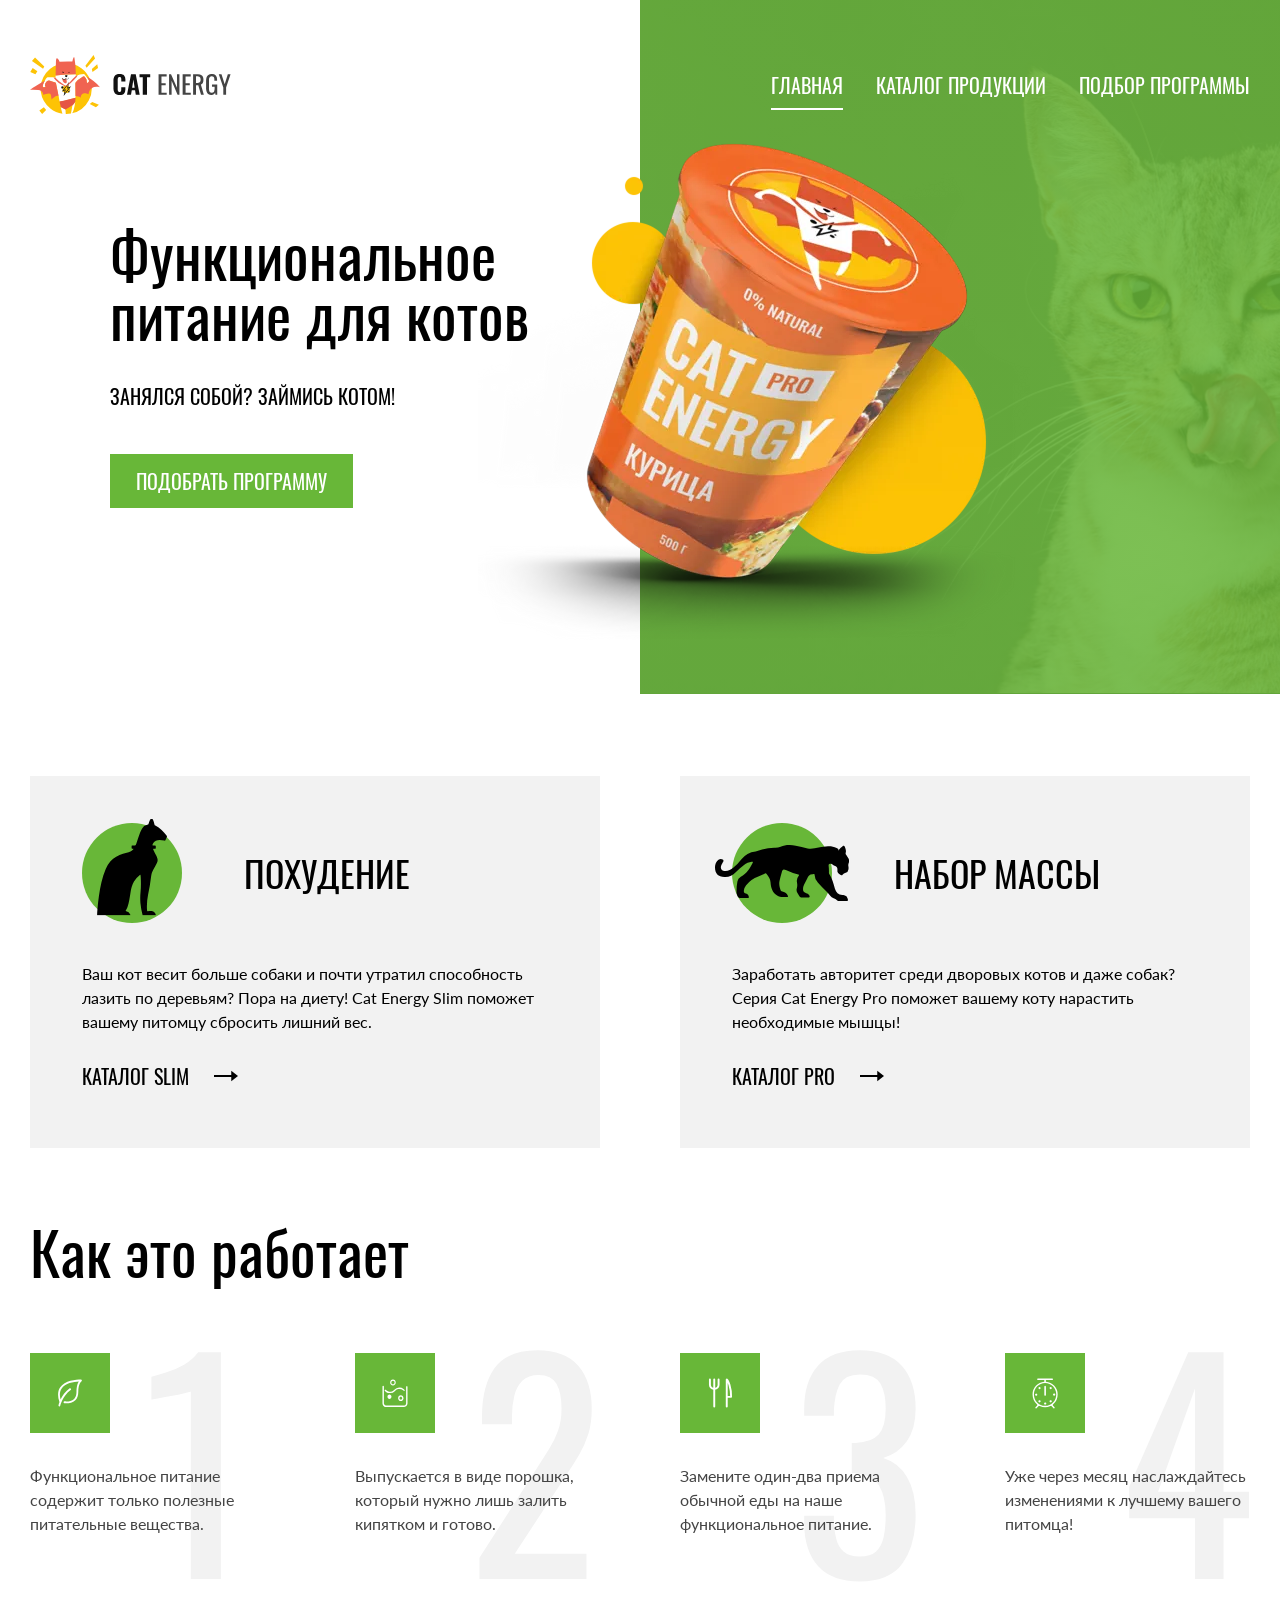
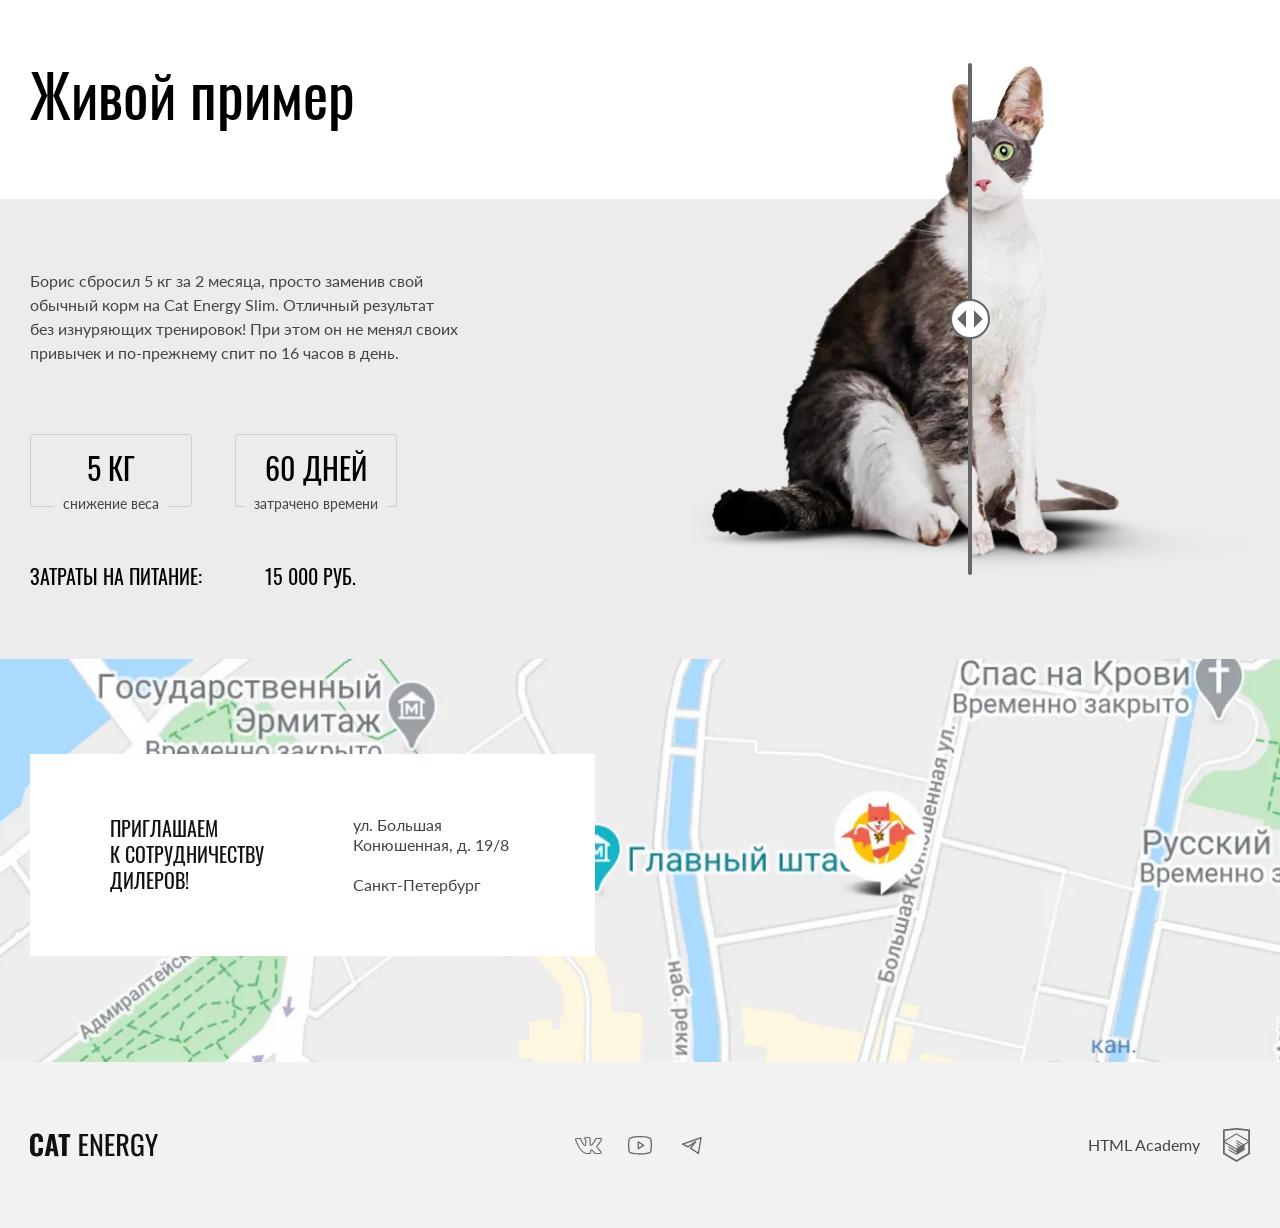
<file: index.html>
<!DOCTYPE html><html class="page" lang="ru"><head><meta charset="UTF-8"><title>Cat Energy</title><meta name="viewport" content="width=device-width,initial-scale=1"><link rel="preload" href="fonts/oswald/oswaldregular.woff2" as="font" type="font/woff2" crossorigin="anonymous"><link rel="preload" href="fonts/lato/Lato-Regular.woff2" as="font" type="font/woff2" crossorigin="anonymous"><link rel="stylesheet" href="styles/styles.css"><link rel="icon" href="favicon.ico"><link rel="icon" href="favicons/favicon.svg" type="image/svg+xml"><link rel="apple-touch-icon" sizes="180x180" href="favicons/180.png"><link rel="manifest" href="manifest.webmanifest"><script src="scripts/index.js" defer="defer"></script></head><body class="page__body"><header class="page__header header"><div class="header__container container"><div class="header__icons-wrapper"><a class="header__logo" href="index.html" tabindex="-1" aria-current="page"><picture><source type="image/svg+xml" media="(min-width: 1280px)" srcset="images/logo-cat-max.svg" width="70" height="59"><source type="image/svg+xml" media="(min-width: 768px)" srcset="images/logo-cat-med.svg" width="60" height="50"><img class="header__logo-image header__logo-image--icon" src="images/logo-cat-min.svg" width="33" height="38" alt="Веселый кот-супергерой"></picture></a><a class="header__logo" href="index.html" aria-current="page"><img class="header__logo-image header__logo-image--text" src="images/logo-text.svg" width="101" height="18" alt="Cat Energy на главную страницу"> </a><button class="header__menu-toggle" type="button" aria-expanded="false" aria-controls="menu"><span class="header__menu-toggle-inner"></span> <span class="visually-hidden">Открыть меню</span></button></div><nav class="header__nav header__nav--shortened" id="menu"><ul class="header__nav-list"><li class="header__nav-item"><a class="header__nav-link header__nav-link--contrast header__nav-link--current" href="index.html" aria-current="page">Главная</a></li><li class="header__nav-item"><a class="header__nav-link header__nav-link--contrast" href="catalog.html">Каталог продукции</a></li><li class="header__nav-item"><a class="header__nav-link header__nav-link--contrast" href="program.html">Подбор программы</a></li></ul></nav></div></header><main class="page__content content"><section class="content__hero hero"><div class="container"><div class="hero__wrapper"><h1 class="hero__title title">Функциональное питание для&nbsp;котов</h1><p class="hero__tagline tagline">Занялся собой? Займись котом!</p><a class="hero__link button button--minor" href="program.html">Подобрать программу</a><div class="hero__image-wrapper"><picture><source type="image/webp" media="(min-width: 1280px)" srcset="images/can-hero-552-499@1x.webp, images/can-hero-552-499@2x.webp 2x" width="552" height="499"><source type="image/webp" media="(min-width: 768px)" srcset="images/can-hero-709-609@1x.webp, images/can-hero-709-609@2x.webp 2x" width="709" height="609"><source type="image/webp" srcset="images/can-hero-280-270@1x.webp, images/can-hero-280-270@2x.webp 2x" width="280" height="270"><source type="image/png" media="(min-width: 1280px)" srcset="images/can-hero-552-499@1x.png, images/can-hero-552-499@2x.png 2x" width="552" height="499"><source type="image/png" media="(min-width: 768px)" srcset="images/can-hero-709-609@1x.png, images/can-hero-709-609@2x.png 2x" width="709" height="609"><img class="hero__image" src="images/can-hero-280-270@1x.png" srcset="images/can-hero-280-270@2x.png 2x" width="280" height="270" alt="Упаковка корма Cat Energy со вкусом курицы"></picture></div></div></div></section><section class="content__goals goals"><div class="container"><h2 class="visually-hidden">Корма Cat Energy для&nbsp;разных задач</h2><ul class="goals__list"><li class="goals__item goals__item--weight-loss"><h3 class="goals__title subtitle subtitle--important">Похудение</h3><div class="goals__description"><p class="goals__text">Ваш кот весит больше собаки и&nbsp;почти утратил способность лазить по&nbsp;деревьям? Пора на&nbsp;диету! Cat Energy Slim поможет вашему питомцу сбросить лишний вес.</p></div><a class="goals__link" href="catalog.html">Каталог slim</a> <span class="goals__icon goals__icon--weight-loss" aria-hidden="true"></span></li><li class="goals__item goals__item--weight-gain"><h3 class="goals__title subtitle subtitle--important">Набор массы</h3><div class="goals__description"><p class="goals__text">Заработать авторитет среди&nbsp;дворовых котов и&nbsp;даже собак? Серия Cat Energy Pro поможет вашему коту нарастить необходимые мышцы!</p></div><a class="goals__link" href="catalog.html">Каталог pro</a> <span class="goals__icon goals__icon--weight-gain" aria-hidden="true"></span></li></ul></div></section><section class="content__features features"><div class="container"><h2 class="features__title title title--accent">Как это работает</h2><ul class="features__list"><li class="features__item features__item--healthy"><p class="features__text">Функциональное питание содержит только полезные питательные вещества.</p></li><li class="features__item features__item--powder"><p class="features__text">Выпускается в&nbsp;виде порошка, который нужно лишь залить кипятком и&nbsp;готово.</p></li><li class="features__item features__item--food"><p class="features__text">Замените один-два приема обычной еды на&nbsp;наше функциональное питание.</p></li><li class="features__item features__item--time"><p class="features__text">Уже через&nbsp;месяц наслаждайтесь изменениями к&nbsp;лучшему вашего питомца!</p></li></ul></div></section><section class="example"><div class="example__container container"><div class="example__info"><h2 class="example__title title">Живой пример</h2><p class="example__text">Борис сбросил 5&nbsp;кг за&nbsp;2&nbsp;месяца, просто заменив свой обычный корм на&nbsp;Cat Energy Slim. Отличный результат без&nbsp;изнуряющих тренировок! При&nbsp;этом он не&nbsp;менял своих привычек и&nbsp;по-прежнему спит по&nbsp;16 часов в&nbsp;день.</p><dl class="example__stats"><div class="example__stats-item"><dt class="example__stats-description">Снижение <span class="example__stats-description-break"></span> веса</dt><dd class="example__stats-number">5&nbsp;<span aria-hidden="true">кг</span> <span class="visually-hidden">килограмм</span></dd></div><div class="example__stats-item"><dt class="example__stats-description">Затрачено <span class="example__stats-description-break"></span>времени</dt><dd class="example__stats-number">60&nbsp;дней</dd></div><div class="example__stats-item example__stats-item--summary"><dt class="example__stats-description example__stats-description--summary">Затраты на&nbsp;питание:</dt><dd class="example__stats-number example__stats-number--summary"><span aria-hidden="true">15&nbsp;000&nbsp;руб.</span> <span class="visually-hidden">15000 рублей</span></dd></div></dl></div><div class="example__slider slider"><div class="slider__picture-wrapper slider__picture-wrapper--before"><picture><source type="image/webp" media="(min-width: 768px)" srcset="images/cat-slider-before-560-512@1x.webp, images/cat-slider-before-560-512@2x.webp 2x" width="560" height="512"><source type="image/webp" srcset="images/cat-slider-before-280-256@1x.webp, images/cat-slider-before-280-256@2x.webp 2x" width="280" height="256"><source type="image/png" media="(min-width: 768px)" srcset="images/cat-slider-before-560-512@1x.png, images/cat-slider-before-560-512@2x.png 2x" width="560" height="512"><img class="slider__picture slider__picture--before" loading="lazy" src="images/cat-slider-before-280-256@1x.png" srcset="images/cat-slider-before-280-256@2x.png 2x" width="280" height="256" alt="Толстый кот Борис до перехода на Cat Energy"></picture></div><div class="slider__picture-wrapper slider__picture-wrapper--after"><picture><source type="image/webp" media="(min-width: 768px)" srcset="images/cat-slider-after-560-512@1x.webp, images/cat-slider-after-560-512@2x.webp 2x" width="560" height="512"><source type="image/webp" srcset="images/cat-slider-after-280-256@1x.webp, images/cat-slider-after-280-256@2x.webp 2x" width="280" height="256"><source type="image/png" media="(min-width: 768px)" srcset="images/cat-slider-after-560-512@1x.png, images/cat-slider-after-560-512@2x.png 2x" width="560" height="512"><img class="slider__picture slider__picture--after" loading="lazy" src="images/cat-slider-after-280-256@1x.png" srcset="images/cat-slider-after-280-256@2x.png 2x" width="280" height="256" alt="Стройный кот Борис после питания Cat Energy"></picture></div><button class="slider__control" type="button"><span class="visually-hidden">Сравнить состояние до&nbsp;и&nbsp;после</span></button></div></div></section></main><footer class="page__footer footer"><section class="footer__partnership partnership"><div class="partnership__container partnership__container--contrast container"><div class="partnership__info"><h2 class="partnership__title">Приглашаем к&nbsp;сотрудничеству дилеров!</h2><address class="partnership__address"><p class="partnership__street"><span aria-hidden="true">ул.</span><span class="visually-hidden">улица</span> Большая Конюшенная, <span aria-hidden="true">д.</span><span class="visually-hidden">дом</span> 19/8</p><p class="partnership__city">Санкт-Петербург</p></address></div></div><div class="partnership__map"><picture><source type="image/webp" media="(min-width: 1280px)" srcset="images/location-1440-400@1x.webp, images/location-1440-400@2x.webp 2x" width="1440" height="400"><source type="image/webp" media="(min-width: 768px)" srcset="images/location-768-400@1x.webp, images/location-768-400@2x.webp 2x" width="768" height="400"><source type="image/webp" srcset="images/location-320-362@1x.webp, images/location-320-362@2x.webp 2x" width="320" height="362"><source type="image/png" media="(min-width: 1280px)" srcset="images/location-1440-400@1x.png, images/location-1440-400@2x.png 2x" width="1440" height="400"><source type="image/png" media="(min-width: 768px)" srcset="images/location-768-400@1x.png, images/location-768-400@2x.png 2x" width="768" height="400"><img class="partnership__map-image" aria-hidden="true" loading="lazy" src="images/location-320-362@1x.png" srcset="images/location-320-362@2x.png 2x" width="320" height="362" alt="Расположение нашего офиса на карте"></picture><iframe src="https://www.google.com/maps/embed?pb=!1m18!1m12!1m3!1d1998.6193257226203!2d30.320723377388518!3d59.93845866211445!2m3!1f0!2f0!3f0!3m2!1i1024!2i768!4f13.1!3m3!1m2!1s0x4696310fca145cc1%3A0x42b32648d8238007!2z0JHQvtC70YzRiNCw0Y8g0JrQvtC90Y7RiNC10L3QvdCw0Y8g0YPQuy4sIDE5LzgsINCh0LDQvdC60YIt0J_QtdGC0LXRgNCx0YPRgNCzLCDQoNC-0YHRgdC40Y8sIDE5MTE4Ng!5e0!3m2!1sru!2sam!4v1704452496770!5m2!1sru!2sam" width="320" height="362" allowfullscreen title="Расположение нашего офиса на карте google" loading="lazy" referrerpolicy="no-referrer-when-downgrade"></iframe></div></section><div class="footer__container container"><a class="footer__logo" href="index.html" aria-current="page"><span class="visually-hidden">На главную страницу</span> <svg class="footer__logo-image" width="128" height="24" aria-hidden="true"><use href="images/icons/stack.svg#logo-text"></use></svg></a><section class="footer__socials socials"><h2 class="visually-hidden">Мы в соцсетях</h2><ul class="socials__list"><li class="socials__item"><a class="socials__link socials__link--vk" href="#"><span class="visually-hidden">Вконтакте</span></a></li><li class="socials__item"><a class="socials__link socials__link--youtube" href="#"><span class="visually-hidden">YouTube</span></a></li><li class="socials__item"><a class="socials__link socials__link--telegram" href="#"><span class="visually-hidden">Telegram</span></a></li></ul></section><a class="footer__copyright" href="https://htmlacademy.ru/intensive/adaptive">HTML Academy</a></div></footer></body></html>
</file>
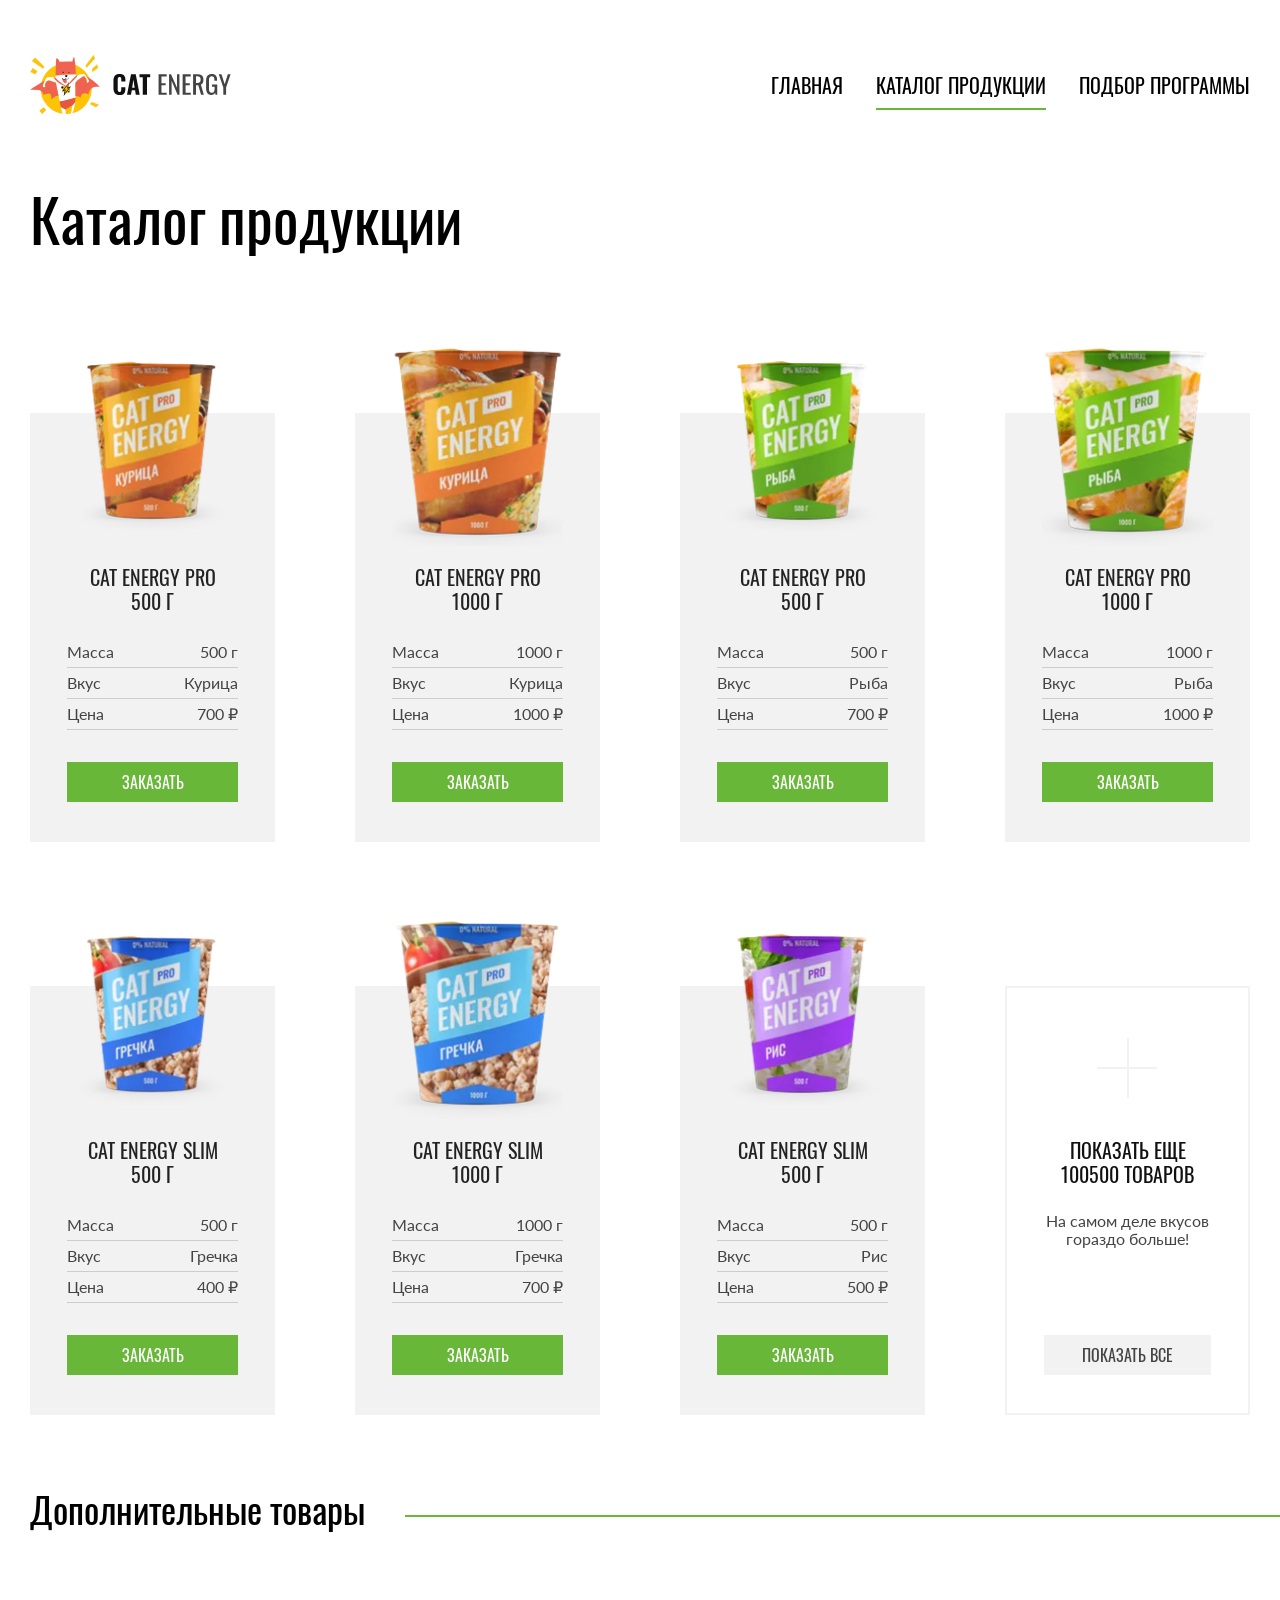
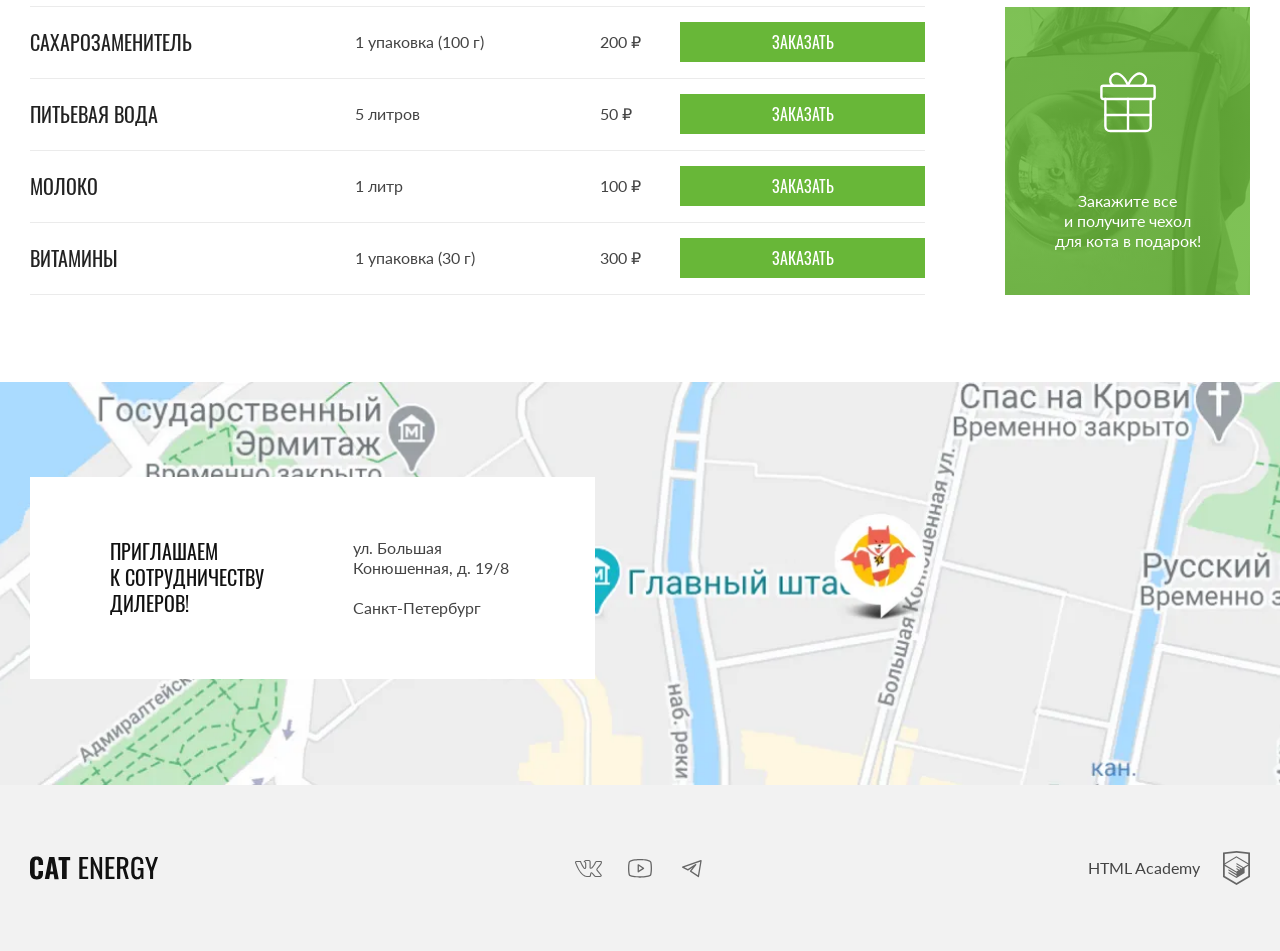
<file: catalog.html>
<!DOCTYPE html><html class="page" lang="ru"><head><meta charset="UTF-8"><title>Cat Energy</title><meta name="viewport" content="width=device-width,initial-scale=1"><link rel="preload" href="fonts/oswald/oswaldregular.woff2" as="font" type="font/woff2" crossorigin="anonymous"><link rel="preload" href="fonts/lato/Lato-Regular.woff2" as="font" type="font/woff2" crossorigin="anonymous"><link rel="stylesheet" href="styles/styles.css"><link rel="icon" href="favicon.ico"><link rel="icon" href="favicons/favicon.svg" type="image/svg+xml"><link rel="apple-touch-icon" sizes="180x180" href="favicons/180.png"><link rel="manifest" href="manifest.webmanifest"><script src="scripts/index.js" defer="defer"></script></head><body class="page__body"><header class="page__header header"><div class="header__container header__container--with-separator container"><div class="header__icons-wrapper"><a class="header__logo" href="index.html" tabindex="-1"><picture><source type="image/svg+xml" media="(min-width: 1280px)" srcset="images/logo-cat-max.svg" width="70" height="59"><source type="image/svg+xml" media="(min-width: 768px)" srcset="images/logo-cat-med.svg" width="60" height="50"><img class="header__logo-image header__logo-image--icon" src="images/logo-cat-min.svg" width="33" height="38" alt="Веселый кот-супергерой"></picture></a><a class="header__logo" href="index.html"><img class="header__logo-image header__logo-image--text" src="images/logo-text.svg" width="101" height="18" alt="Cat Energy на главную страницу"> </a><button class="header__menu-toggle" type="button" aria-expanded="false" aria-controls="menu"><span class="header__menu-toggle-inner"></span> <span class="visually-hidden">Открыть меню</span></button></div><nav class="header__nav" id="menu"><ul class="header__nav-list"><li class="header__nav-item"><a class="header__nav-link" href="index.html">Главная</a></li><li class="header__nav-item"><a class="header__nav-link header__nav-link--current" href="catalog.html" aria-current="page">Каталог продукции</a></li><li class="header__nav-item"><a class="header__nav-link" href="program.html">Подбор программы</a></li></ul></nav></div></header><main class="content"><section class="content__catalog catalog"><div class="container"><h1 class="catalog__title title">Каталог продукции</h1><ul class="catalog__list"><li class="catalog__item"><article class="card"><h3 class="card__name"><a class="card__link" href="#">Cat Energy<span class="card__name-break"></span> PRO<span class="card__name-break"></span> 500 <span aria-hidden="true">г</span> <span class="visually-hidden">грамм</span></a></h3><dl class="card__features-list"><div class="card__feature-item"><dt class="card__feature-key">Масса</dt><dd class="card__feature-value">500 <span aria-hidden="true">г</span> <span class="visually-hidden">грамм</span></dd></div><div class="card__feature-item"><dt class="card__feature-key">Вкус</dt><dd class="card__feature-value">Курица</dd></div><div class="card__feature-item"><dt class="card__feature-key">Цена</dt><dd class="card__feature-value"><span class="ruble">700</span> <span class="visually-hidden">рублей</span></dd></div></dl><a class="card__cover" href="#" tabindex="-1"><picture><source type="image/webp" media="(min-width: 768px)" srcset="images/can-chicken-500g-161-172@1x.webp, images/can-chicken-500g-161-172@2x.webp 2x" width="161" height="172"><source type="image/webp" srcset="images/can-chicken-500g-68-87@1x.webp, images/can-chicken-500g-68-87@2x.webp 2x" width="68" height="87"><source type="image/png" media="(min-width: 768px)" srcset="images/can-chicken-500g-161-172@1x.png, images/can-chicken-500g-161-172@2x.png 2x" width="161" height="172"><img class="card__image" loading="lazy" src="images/can-chicken-500g-68-87@1x.png" srcset="images/can-chicken-500g-68-87@2x.png 2x" width="68" height="87" alt="Cat Energy PRO со вкусом курицы 500 грамм"></picture></a><a class="card__button button" href="#">Заказать</a></article></li><li class="catalog__item"><article class="card"><h3 class="card__name"><a class="card__link" href="#">Cat Energy<span class="card__name-break"></span> PRO<span class="card__name-break"></span> 1000 <span aria-hidden="true">г</span> <span class="visually-hidden">грамм</span></a></h3><dl class="card__features-list"><div class="card__feature-item"><dt class="card__feature-key">Масса</dt><dd class="card__feature-value">1000 <span aria-hidden="true">г</span> <span class="visually-hidden">грамм</span></dd></div><div class="card__feature-item"><dt class="card__feature-key">Вкус</dt><dd class="card__feature-value">Курица</dd></div><div class="card__feature-item"><dt class="card__feature-key">Цена</dt><dd class="card__feature-value"><span class="ruble">1000</span> <span class="visually-hidden">рублей</span></dd></div></dl><a class="card__cover" href="#" tabindex="-1"><picture><source type="image/webp" media="(min-width: 1280px)" srcset="images/can-chicken-1000g-172-196@1x.webp, images/can-chicken-1000g-172-196@2x.webp 2x" width="172" height="196"><source type="image/webp" media="(min-width: 768px)" srcset="images/can-chicken-1000g-168-206@1x.webp, images/can-chicken-1000g-168-206@2x.webp 2x" width="168" height="206"><source type="image/webp" srcset="images/can-chicken-1000g-84-100@1x.webp, images/can-chicken-1000g-84-100@2x.webp 2x" width="84" height="100"><source type="image/png" media="(min-width: 1280px)" srcset="images/can-chicken-1000g-172-196@1x.png, images/can-chicken-1000g-172-196@2x.png 2x" width="172" height="196"><source type="image/png" media="(min-width: 768px)" srcset="images/can-chicken-1000g-168-206@1x.png, images/can-chicken-1000g-168-206@2x.png 2x" width="168" height="206"><img class="card__image" loading="lazy" src="images/can-chicken-1000g-84-100@1x.png" srcset="images/can-chicken-1000g-84-100@2x.png 2x" width="84" height="100" alt="Cat Energy PRO со вкусом курицы 1000 грамм"></picture></a><a class="card__button button" href="#">Заказать</a></article></li><li class="catalog__item"><article class="card"><h3 class="card__name"><a class="card__link" href="#">Cat Energy<span class="card__name-break"></span> PRO<span class="card__name-break"></span> 500 <span aria-hidden="true">г</span> <span class="visually-hidden">грамм</span></a></h3><dl class="card__features-list"><div class="card__feature-item"><dt class="card__feature-key">Масса</dt><dd class="card__feature-value">500 <span aria-hidden="true">г</span> <span class="visually-hidden">грамм</span></dd></div><div class="card__feature-item"><dt class="card__feature-key">Вкус</dt><dd class="card__feature-value">Рыба</dd></div><div class="card__feature-item"><dt class="card__feature-key">Цена</dt><dd class="card__feature-value"><span class="ruble">700</span> <span class="visually-hidden">рублей</span></dd></div></dl><a class="card__cover" href="#" tabindex="-1"><picture><source type="image/webp" media="(min-width: 768px)" srcset="images/can-fish-500g-163-174@1x.webp, images/can-fish-500g-163-174@2x.webp 2x" width="163" height="174"><source type="image/webp" srcset="images/can-fish-500g-68-78@1x.webp, images/can-fish-500g-68-78@2x.webp 2x" width="68" height="78"><source type="image/png" media="(min-width: 768px)" srcset="images/can-fish-500g-163-174@1x.png, images/can-fish-500g-163-174@2x.png 2x" width="163" height="174"><img class="card__image" loading="lazy" src="images/can-fish-500g-68-78@1x.png" srcset="images/can-fish-500g-68-78@2x.png 2x" width="68" height="78" alt="Cat Energy PRO со вкусом рыбы 500 грамм"></picture></a><a class="card__button button" href="#">Заказать</a></article></li><li class="catalog__item"><article class="card"><h3 class="card__name"><a class="card__link" href="#">Cat Energy<span class="card__name-break"></span> PRO<span class="card__name-break"></span> 1000 <span aria-hidden="true">г</span> <span class="visually-hidden">грамм</span></a></h3><dl class="card__features-list"><div class="card__feature-item"><dt class="card__feature-key">Масса</dt><dd class="card__feature-value">1000 <span aria-hidden="true">г</span> <span class="visually-hidden">грамм</span></dd></div><div class="card__feature-item"><dt class="card__feature-key">Вкус</dt><dd class="card__feature-value">Рыба</dd></div><div class="card__feature-item"><dt class="card__feature-key">Цена</dt><dd class="card__feature-value"><span class="ruble">1000</span> <span class="visually-hidden">рублей</span></dd></div></dl><a class="card__cover" href="#" tabindex="-1"><picture><source type="image/webp" media="(min-width: 1280px)" srcset="images/can-fish-1000g-172-196@1x.webp, images/can-fish-1000g-172-196@2x.webp 2x" width="172" height="196"><source type="image/webp" media="(min-width: 768px)" srcset="images/can-fish-1000g-168-200@1x.webp, images/can-fish-1000g-168-200@2x.webp 2x" width="168" height="200"><source type="image/webp" srcset="images/can-fish-1000g-84-100@1x.webp, images/can-fish-1000g-84-100@2x.webp 2x" width="84" height="100"><source type="image/png" media="(min-width: 1280px)" srcset="images/can-fish-1000g-172-196@1x.png, images/can-fish-1000g-172-196@2x.png 2x" width="172" height="196"><source type="image/png" media="(min-width: 768px)" srcset="images/can-fish-1000g-168-200@1x.png, images/can-fish-1000g-168-200@2x.png 2x" width="168" height="200"><img class="card__image" loading="lazy" src="images/can-fish-1000g-84-100@1x.png" srcset="images/can-fish-1000g-84-100@2x.png 2x" width="84" height="100" alt="Cat Energy PRO со вкусом рыбы 1000 грамм"></picture></a><a class="card__button button" href="#">Заказать</a></article></li><li class="catalog__item"><article class="card"><h3 class="card__name"><a class="card__link" href="#">Cat Energy<span class="card__name-break"></span> SLIM<span class="card__name-break"></span> 500 <span aria-hidden="true">г</span> <span class="visually-hidden">грамм</span></a></h3><dl class="card__features-list"><div class="card__feature-item"><dt class="card__feature-key">Масса</dt><dd class="card__feature-value">500 <span aria-hidden="true">г</span> <span class="visually-hidden">грамм</span></dd></div><div class="card__feature-item"><dt class="card__feature-key">Вкус</dt><dd class="card__feature-value">Гречка</dd></div><div class="card__feature-item"><dt class="card__feature-key">Цена</dt><dd class="card__feature-value"><span class="ruble">400</span> <span class="visually-hidden">рублей</span></dd></div></dl><a class="card__cover" href="#" tabindex="-1"><picture><source type="image/webp" media="(min-width: 768px)" srcset="images/can-buckwheat-500g-161-171@1x.webp, images/can-buckwheat-500g-161-171@2x.webp 2x" width="161" height="171"><source type="image/webp" srcset="images/can-buckwheat-500g-68-78@1x.webp, images/can-buckwheat-500g-68-78@2x.webp 2x" width="68" height="78"><source type="image/png" media="(min-width: 768px)" srcset="images/can-buckwheat-500g-161-171@1x.png, images/can-buckwheat-500g-161-171@2x.png 2x" width="161" height="171"><img class="card__image" loading="lazy" src="images/can-buckwheat-500g-68-78@1x.png" srcset="images/can-buckwheat-500g-68-78@2x.png 2x" width="68" height="78" alt="Cat Energy SLIM со вкусом гречки 500 грамм"></picture></a><a class="card__button button" href="#">Заказать</a></article></li><li class="catalog__item"><article class="card"><h3 class="card__name"><a class="card__link" href="#">Cat Energy<span class="card__name-break"></span> SLIM<span class="card__name-break"></span> 1000 <span aria-hidden="true">г</span> <span class="visually-hidden">грамм</span></a></h3><dl class="card__features-list"><div class="card__feature-item"><dt class="card__feature-key">Масса</dt><dd class="card__feature-value">1000 <span aria-hidden="true">г</span> <span class="visually-hidden">грамм</span></dd></div><div class="card__feature-item"><dt class="card__feature-key">Вкус</dt><dd class="card__feature-value">Гречка</dd></div><div class="card__feature-item"><dt class="card__feature-key">Цена</dt><dd class="card__feature-value"><span class="ruble">700</span> <span class="visually-hidden">рублей</span></dd></div></dl><a class="card__cover" href="#" tabindex="-1"><picture><source type="image/webp" media="(min-width: 1280px)" srcset="images/can-buckwheat-1000g-172-196@1x.webp, images/can-buckwheat-1000g-172-196@2x.webp 2x" width="172" height="196"><source type="image/webp" media="(min-width: 768px)" srcset="images/can-buckwheat-1000g-168-200@1x.webp, images/can-buckwheat-1000g-168-200@2x.webp 2x" width="168" height="200"><source type="image/webp" srcset="images/can-buckwheat-1000g-84-100@1x.webp, images/can-buckwheat-1000g-84-100@2x.webp 2x" width="84" height="100"><source type="image/png" media="(min-width: 1280px)" srcset="images/can-buckwheat-1000g-172-196@1x.png, images/can-buckwheat-1000g-172-196@2x.png 2x" width="172" height="196"><source type="image/png" media="(min-width: 768px)" srcset="images/can-buckwheat-1000g-168-200@1x.png, images/can-buckwheat-1000g-168-200@2x.png 2x" width="168" height="200"><img class="card__image" loading="lazy" src="images/can-buckwheat-1000g-84-100@1x.png" srcset="images/can-buckwheat-1000g-84-100@2x.png 2x" width="84" height="100" alt="Cat Energy SLIM со вкусом гречки 1000 грамм"></picture></a><a class="card__button button" href="#">Заказать</a></article></li><li class="catalog__item"><article class="card"><h3 class="card__name"><a class="card__link" href="#">Cat Energy<span class="card__name-break"></span> SLIM<span class="card__name-break"></span> 500 <span aria-hidden="true">г</span> <span class="visually-hidden">грамм</span></a></h3><dl class="card__features-list"><div class="card__feature-item"><dt class="card__feature-key">Масса</dt><dd class="card__feature-value">500 <span aria-hidden="true">г</span> <span class="visually-hidden">грамм</span></dd></div><div class="card__feature-item"><dt class="card__feature-key">Вкус</dt><dd class="card__feature-value">Рис</dd></div><div class="card__feature-item"><dt class="card__feature-key">Цена</dt><dd class="card__feature-value"><span class="ruble">500</span> <span class="visually-hidden">рублей</span></dd></div></dl><a class="card__cover" href="#" tabindex="-1"><picture><source type="image/webp" media="(min-width: 768px)" srcset="images/can-rice-500g-163-174@1x.webp, images/can-rice-500g-163-174@2x.webp 2x" width="163" height="174"><source type="image/webp" srcset="images/can-rice-500g-72-84@1x.webp, images/can-rice-500g-72-84@2x.webp 2x" width="72" height="84"><source type="image/png" media="(min-width: 768px)" srcset="images/can-rice-500g-163-174@1x.png, images/can-rice-500g-163-174@2x.png 2x" width="163" height="174"><img class="card__image" loading="lazy" src="images/can-rice-500g-72-84@1x.png" srcset="images/can-rice-500g-72-84@2x.png 2x" width="72" height="84" alt="Cat Energy SLIM со вкусом риса 500 грамм"></picture></a><a class="card__button button" href="#">Заказать</a></article></li><li class="catalog__item"><article class="card card--show-more"><h3 class="card__name card__name--show-more">Показать еще 100500&nbsp;товаров</h3><p class="card__text">На&nbsp;самом деле вкусов гораздо&nbsp;больше!</p><a class="card__button button button--secondary" href="#">Показать все</a></article></li></ul></div></section><section class="content__additions additions"><div class="container"><h2 class="additions__title subtitle">Дополнительные товары</h2><div class="additions__wrapper"><ul class="additions__list"><li class="additions__item"><article class="card card--addition"><h3 class="card__name card__name--addition">Сахарозаменитель</h3><dl class="card__features-list card__features-list--addition"><div class="card__feature-item card__feature-item--addition"><dt class="visually-hidden">Объем</dt><dd class="card__feature-value card__feature-value--addition">1 упаковка (100 <span aria-hidden="true">г</span><span class="visually-hidden">грамм</span>)</dd></div><div class="card__feature-item card__feature-item--addition"><dt class="visually-hidden">Цена</dt><dd class="card__feature-value card__feature-value--addition"><span class="ruble">200</span> <span class="visually-hidden">рублей</span></dd></div></dl><a class="card__button card__button--addition button" href="#">Заказать</a></article></li><li class="additions__item"><article class="card card--addition"><h3 class="card__name card__name--addition">Питьевая вода</h3><dl class="card__features-list card__features-list--addition"><div class="card__feature-item card__feature-item--addition"><dt class="visually-hidden">Объем</dt><dd class="card__feature-value card__feature-value--addition">5 литров</dd></div><div class="card__feature-item card__feature-item--addition"><dt class="visually-hidden">Цена</dt><dd class="card__feature-value card__feature-value--addition"><span class="ruble">50</span> <span class="visually-hidden">рублей</span></dd></div></dl><a class="card__button card__button--addition button" href="#">Заказать</a></article></li><li class="additions__item"><article class="card card--addition"><h3 class="card__name card__name--addition">Молоко</h3><dl class="card__features-list card__features-list--addition"><div class="card__feature-item card__feature-item--addition"><dt class="visually-hidden">Объем</dt><dd class="card__feature-value card__feature-value--addition">1 литр</dd></div><div class="card__feature-item card__feature-item--addition"><dt class="visually-hidden">Цена</dt><dd class="card__feature-value card__feature-value--addition"><span class="ruble">100</span> <span class="visually-hidden">рублей</span></dd></div></dl><a class="card__button card__button--addition button" href="#">Заказать</a></article></li><li class="additions__item"><article class="card card--addition"><h3 class="card__name card__name--addition">Витамины</h3><dl class="card__features-list card__features-list--addition"><div class="card__feature-item card__feature-item--addition"><dt class="visually-hidden">Объем</dt><dd class="card__feature-value card__feature-value--addition">1 упаковка (30 <span aria-hidden="true">г</span><span class="visually-hidden">грамм</span>)</dd></div><div class="card__feature-item card__feature-item--addition"><dt class="visually-hidden">Цена</dt><dd class="card__feature-value card__feature-value--addition"><span class="ruble">300</span> <span class="visually-hidden">рублей</span></dd></div></dl><a class="card__button card__button--addition button" href="#">Заказать</a></article></li></ul><div class="additions__promo promo"><p class="promo__text">Закажите все и&nbsp;получите чехол для&nbsp;кота в&nbsp;подарок!</p></div></div></div></section></main><footer class="page__footer footer"><section class="footer__partnership partnership"><div class="partnership__container container"><div class="partnership__info"><h2 class="partnership__title">Приглашаем к&nbsp;сотрудничеству дилеров!</h2><address class="partnership__address"><p class="partnership__street"><span aria-hidden="true">ул.</span><span class="visually-hidden">улица</span> Большая Конюшенная, <span aria-hidden="true">д.</span><span class="visually-hidden">дом</span> 19/8</p><p class="partnership__city">Санкт-Петербург</p></address></div></div><div class="partnership__map"><picture><source type="image/webp" media="(min-width: 1280px)" srcset="images/location-1440-400@1x.webp, images/location-1440-400@2x.webp 2x" width="1440" height="400"><source type="image/webp" media="(min-width: 768px)" srcset="images/location-768-400@1x.webp, images/location-768-400@2x.webp 2x" width="768" height="400"><source type="image/webp" srcset="images/location-320-362@1x.webp, images/location-320-362@2x.webp 2x" width="320" height="362"><source type="image/png" media="(min-width: 1280px)" srcset="images/location-1440-400@1x.png, images/location-1440-400@2x.png 2x" width="1440" height="400"><source type="image/png" media="(min-width: 768px)" srcset="images/location-768-400@1x.png, images/location-768-400@2x.png 2x" width="768" height="400"><img class="partnership__map-image" aria-hidden="true" loading="lazy" src="images/location-320-362@1x.png" srcset="images/location-320-362@2x.png 2x" width="320" height="362" alt="Расположение нашего офиса на карте"></picture><iframe src="https://www.google.com/maps/embed?pb=!1m18!1m12!1m3!1d1998.6193257226203!2d30.320723377388518!3d59.93845866211445!2m3!1f0!2f0!3f0!3m2!1i1024!2i768!4f13.1!3m3!1m2!1s0x4696310fca145cc1%3A0x42b32648d8238007!2z0JHQvtC70YzRiNCw0Y8g0JrQvtC90Y7RiNC10L3QvdCw0Y8g0YPQuy4sIDE5LzgsINCh0LDQvdC60YIt0J_QtdGC0LXRgNCx0YPRgNCzLCDQoNC-0YHRgdC40Y8sIDE5MTE4Ng!5e0!3m2!1sru!2sam!4v1704452496770!5m2!1sru!2sam" width="320" height="362" allowfullscreen title="Расположение нашего офиса на карте google" loading="lazy" referrerpolicy="no-referrer-when-downgrade"></iframe></div></section><div class="footer__container container"><a class="footer__logo" href="index.html"><span class="visually-hidden">На главную страницу</span> <svg class="footer__logo-image" width="128" height="24" aria-hidden="true"><use href="images/icons/stack.svg#logo-text"></use></svg></a><section class="footer__socials socials"><h2 class="visually-hidden">Мы в соцсетях</h2><ul class="socials__list"><li class="socials__item"><a class="socials__link socials__link--vk" href="#"><span class="visually-hidden">Вконтакте</span></a></li><li class="socials__item"><a class="socials__link socials__link--youtube" href="#"><span class="visually-hidden">YouTube</span></a></li><li class="socials__item"><a class="socials__link socials__link--telegram" href="#"><span class="visually-hidden">Telegram</span></a></li></ul></section><a class="footer__copyright" href="https://htmlacademy.ru/intensive/adaptive">HTML Academy</a></div></footer></body></html>
</file>
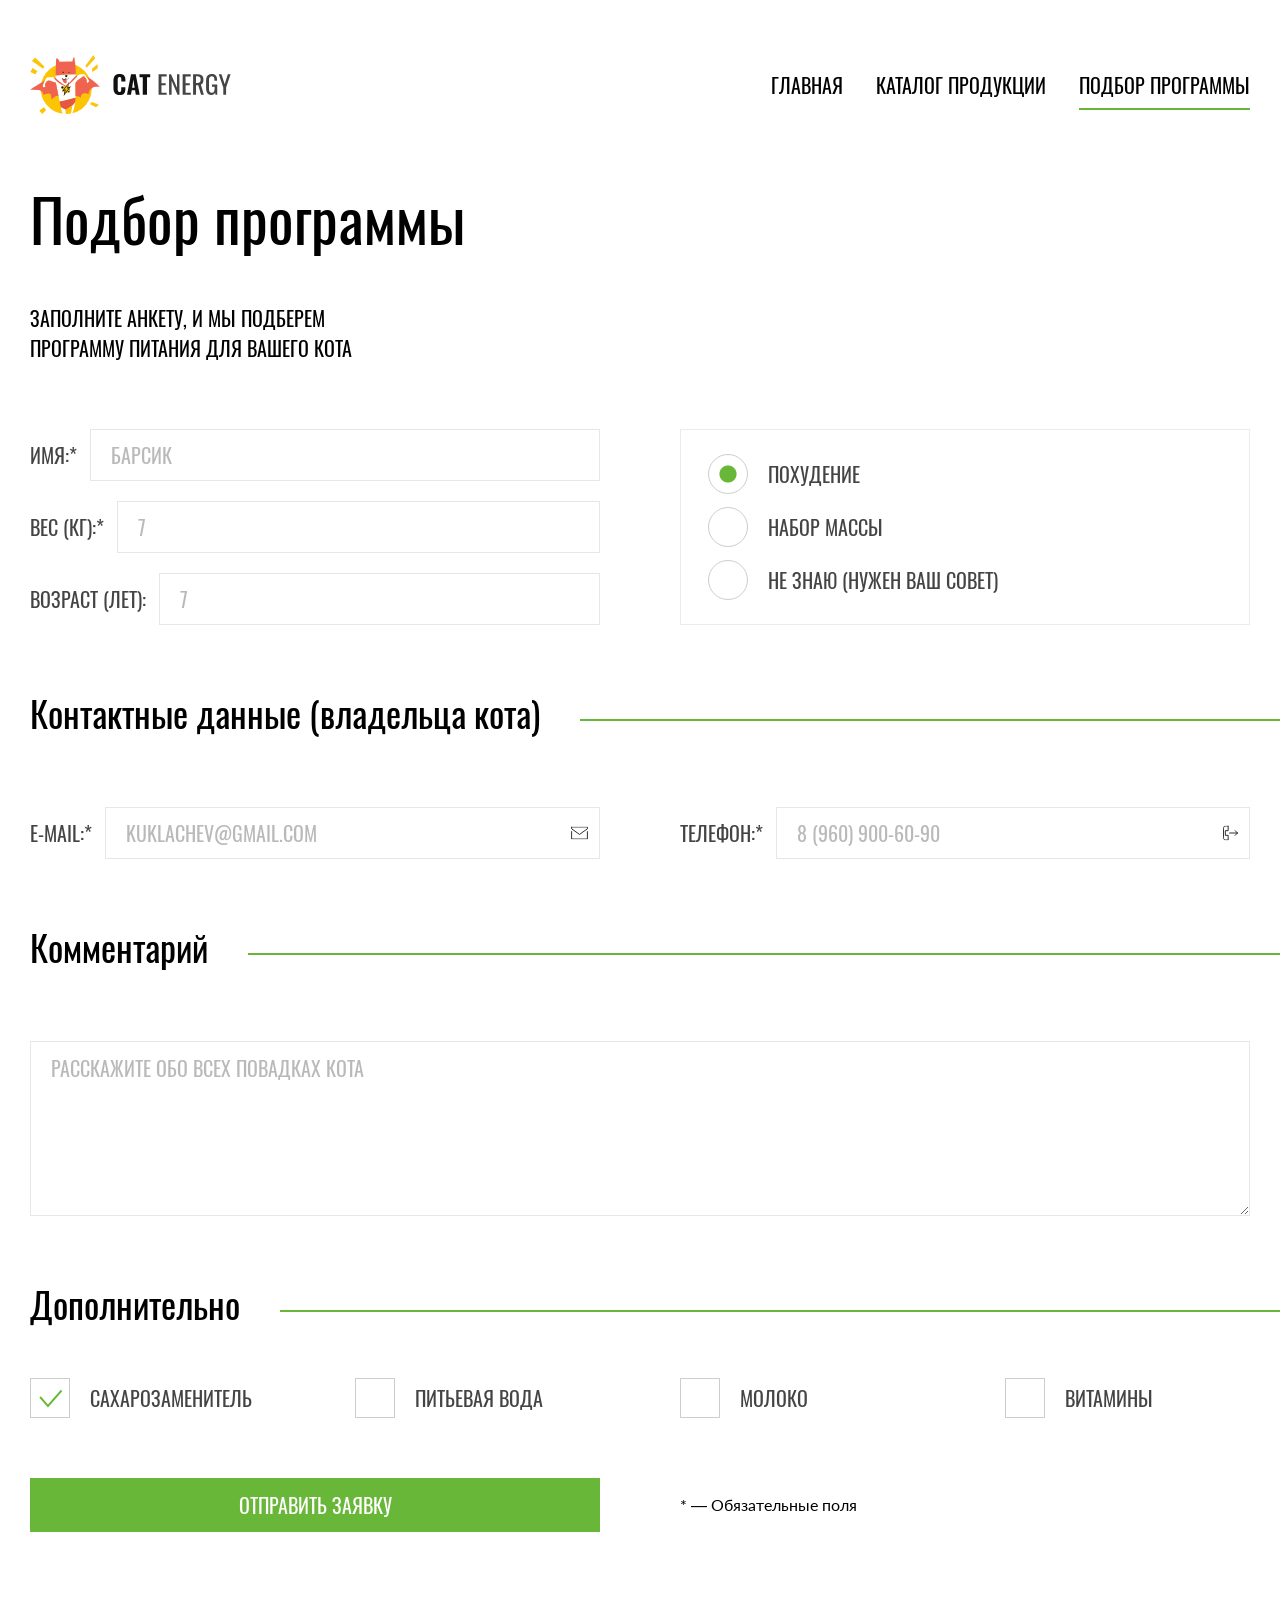
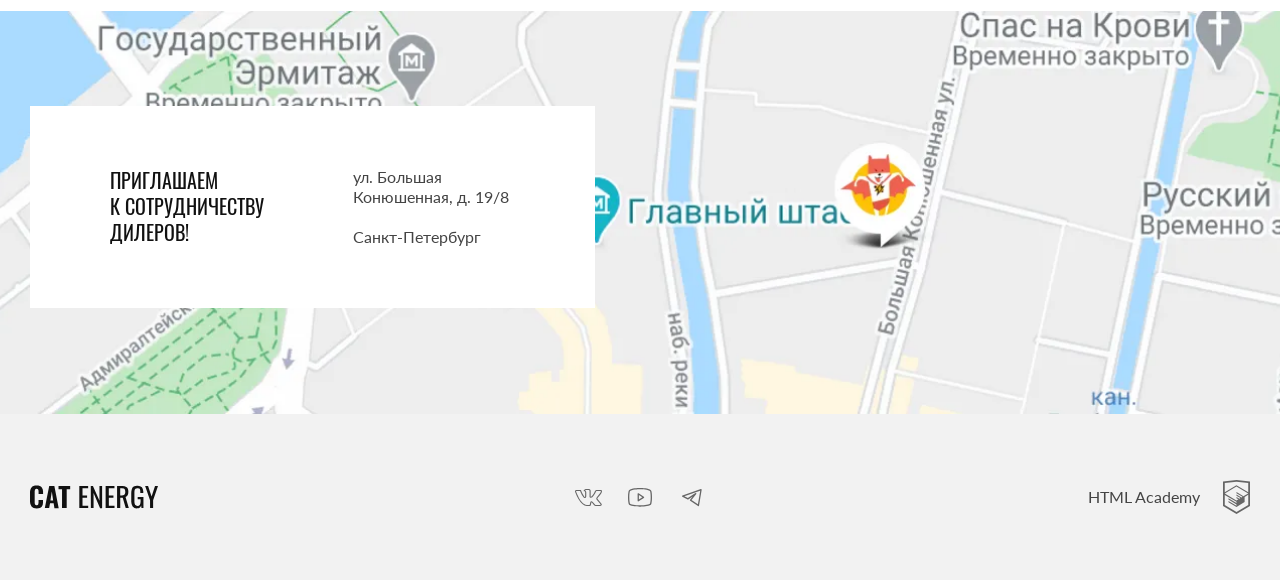
<file: program.html>
<!DOCTYPE html><html class="page" lang="ru"><head><meta charset="UTF-8"><title>Cat Energy</title><meta name="viewport" content="width=device-width,initial-scale=1"><link rel="preload" href="fonts/oswald/oswaldregular.woff2" as="font" type="font/woff2" crossorigin="anonymous"><link rel="preload" href="fonts/lato/Lato-Regular.woff2" as="font" type="font/woff2" crossorigin="anonymous"><link rel="stylesheet" href="styles/styles.css"><link rel="icon" href="favicon.ico"><link rel="icon" href="favicons/favicon.svg" type="image/svg+xml"><link rel="apple-touch-icon" sizes="180x180" href="favicons/180.png"><link rel="manifest" href="manifest.webmanifest"><script src="scripts/index.js" defer="defer"></script></head><body class="page__body"><header class="page__header header"><div class="header__container header__container--with-separator container"><div class="header__icons-wrapper"><a class="header__logo" href="index.html" tabindex="-1"><picture><source type="image/svg+xml" media="(min-width: 1280px)" srcset="images/logo-cat-max.svg" width="70" height="59"><source type="image/svg+xml" media="(min-width: 768px)" srcset="images/logo-cat-med.svg" width="60" height="50"><img class="header__logo-image header__logo-image--icon" src="images/logo-cat-min.svg" width="33" height="38" alt="Веселый кот-супергерой"></picture></a><a class="header__logo" href="index.html"><img class="header__logo-image header__logo-image--text" src="images/logo-text.svg" width="101" height="18" alt="Cat Energy на главную страницу"> </a><button class="header__menu-toggle" type="button" aria-expanded="false" aria-controls="menu"><span class="header__menu-toggle-inner"></span> <span class="visually-hidden">Открыть меню</span></button></div><nav class="header__nav" id="menu"><ul class="header__nav-list"><li class="header__nav-item"><a class="header__nav-link" href="index.html">Главная</a></li><li class="header__nav-item"><a class="header__nav-link" href="catalog.html">Каталог продукции</a></li><li class="header__nav-item"><a class="header__nav-link header__nav-link--current" href="program.html" aria-current="page">Подбор программы</a></li></ul></nav></div></header><main class="content"><section class="content__program-request program-request"><div class="container"><h1 class="program-request__title title">Подбор программы</h1><p class="program-request__tagline tagline">Заполните анкету, и&nbsp;мы подберем<span class="program-request__tagline-break"></span> программу питания для&nbsp;вашего кота</p><form class="program-request__form form" name="program-request" action="https://echo.htmlacademy.ru" method="post"><fieldset class="form__section"><legend class="visually-hidden">Данные кота</legend><div class="form__list-wrapper"><ul class="form__list form__list--text"><li class="form__item"><input class="form__input" id="input-name" name="name" type="text" placeholder="Барсик" required> <label class="form__label form__label--required" for="input-name">Имя:</label></li><li class="form__item"><input class="form__input" id="input-weight" name="weight" type="number" min="0" placeholder="7" required> <label class="form__label form__label--required" for="input-weight">Вес <span aria-hidden="true">(кг)</span><span class="visually-hidden">в&nbsp;килограммах</span>:</label></li><li class="form__item"><input class="form__input" id="input-age" name="age" type="number" min="0" placeholder="7"> <label class="form__label" for="input-age">Возраст <span aria-hidden="true">(лет)</span><span class="visually-hidden">в&nbsp;годах</span>:</label></li></ul><ul class="form__list form__list--radio"><li class="form__item"><input class="visually-hidden" id="input-program-loss" name="program" type="radio" value="weight-loss" checked="checked"> <label class="form__label form__label--radio" for="input-program-loss">Похудение</label></li><li class="form__item"><input class="visually-hidden" id="input-program-gain" name="program" type="radio" value="weight-gain"> <label class="form__label form__label--radio" for="input-program-gain">Набор массы</label></li><li class="form__item"><input class="visually-hidden" id="input-program-know" name="program" type="radio" value="dont-know"> <label class="form__label form__label--radio" for="input-program-know">Не&nbsp;знаю (Нужен ваш совет)</label></li></ul></div></fieldset><fieldset class="form__section"><legend class="form__title subtitle">Контактные данные<span class="form__title-break"></span>(владельца кота)</legend><ul class="form__list form__list--text"><li class="form__item"><div class="form__input-wrapper"><input class="form__input form__input--with-icon" id="input-email" name="email" type="email" placeholder="kuklachev@gmail.com" required autocomplete="email"> <svg class="form__icon" width="17" height="13" aria-hidden="true"><use href="images/icons/stack.svg#email"></use></svg></div><label class="form__label form__label--required" for="input-email">E-mail:</label></li><li class="form__item"><div class="form__input-wrapper"><input class="form__input form__input--with-icon" id="input-tel" name="tel" type="tel" placeholder="8 (960) 900-60-90" required autocomplete="tel"> <svg class="form__icon" width="15" height="15" aria-hidden="true"><use href="images/icons/stack.svg#telephone"></use></svg></div><label class="form__label form__label--required" for="input-tel">Телефон:</label></li></ul></fieldset><div class="form__section"><label class="form__title subtitle" for="input-comment">Комментарий</label><div class="form__item form__item--textarea"><textarea class="form__input form__input--textarea" id="input-comment" name="comment" placeholder="Расскажите обо всех повадках кота"></textarea></div></div><fieldset class="form__section"><legend class="form__title subtitle">Дополнительно</legend><ul class="form__list form__list--checkbox"><li class="form__item"><input class="visually-hidden" id="input-additions-sweetener" name="additions" value="sweetener" type="checkbox" checked="checked"> <label class="form__label form__label--checkbox" for="input-additions-sweetener">Сахарозаменитель</label></li><li class="form__item"><input class="visually-hidden" id="input-additions-water" name="additions" value="water" type="checkbox"> <label class="form__label form__label--checkbox" for="input-additions-water">Питьевая вода</label></li><li class="form__item"><input class="visually-hidden" id="input-additions-milk" name="additions" value="milk" type="checkbox"> <label class="form__label form__label--checkbox" for="input-additions-milk">Молоко</label></li><li class="form__item"><input class="visually-hidden" id="input-additions-vitamins" name="additions" value="vitamins" type="checkbox"> <label class="form__label form__label--checkbox" for="input-additions-vitamins">Витамины</label></li></ul></fieldset><div class="form__footer-wrapper"><button class="form__button button" type="submit">Отправить заявку</button><p class="form__note" aria-hidden="true">*&nbsp;— Обязательные поля</p></div></form></div></section></main><footer class="page__footer footer"><section class="footer__partnership partnership"><div class="partnership__container container"><div class="partnership__info"><h2 class="partnership__title">Приглашаем к&nbsp;сотрудничеству дилеров!</h2><address class="partnership__address"><p class="partnership__street"><span aria-hidden="true">ул.</span><span class="visually-hidden">улица</span> Большая Конюшенная, <span aria-hidden="true">д.</span><span class="visually-hidden">дом</span> 19/8</p><p class="partnership__city">Санкт-Петербург</p></address></div></div><div class="partnership__map"><picture><source type="image/webp" media="(min-width: 1280px)" srcset="images/location-1440-400@1x.webp, images/location-1440-400@2x.webp 2x" width="1440" height="400"><source type="image/webp" media="(min-width: 768px)" srcset="images/location-768-400@1x.webp, images/location-768-400@2x.webp 2x" width="768" height="400"><source type="image/webp" srcset="images/location-320-362@1x.webp, images/location-320-362@2x.webp 2x" width="320" height="362"><source type="image/png" media="(min-width: 1280px)" srcset="images/location-1440-400@1x.png, images/location-1440-400@2x.png 2x" width="1440" height="400"><source type="image/png" media="(min-width: 768px)" srcset="images/location-768-400@1x.png, images/location-768-400@2x.png 2x" width="768" height="400"><img class="partnership__map-image" aria-hidden="true" loading="lazy" src="images/location-320-362@1x.png" srcset="images/location-320-362@2x.png 2x" width="320" height="362" alt="Расположение нашего офиса на карте"></picture><iframe src="https://www.google.com/maps/embed?pb=!1m18!1m12!1m3!1d1998.6193257226203!2d30.320723377388518!3d59.93845866211445!2m3!1f0!2f0!3f0!3m2!1i1024!2i768!4f13.1!3m3!1m2!1s0x4696310fca145cc1%3A0x42b32648d8238007!2z0JHQvtC70YzRiNCw0Y8g0JrQvtC90Y7RiNC10L3QvdCw0Y8g0YPQuy4sIDE5LzgsINCh0LDQvdC60YIt0J_QtdGC0LXRgNCx0YPRgNCzLCDQoNC-0YHRgdC40Y8sIDE5MTE4Ng!5e0!3m2!1sru!2sam!4v1704452496770!5m2!1sru!2sam" width="320" height="362" allowfullscreen title="Расположение нашего офиса на карте google" loading="lazy" referrerpolicy="no-referrer-when-downgrade"></iframe></div></section><div class="footer__container container"><a class="footer__logo" href="index.html"><span class="visually-hidden">На главную страницу</span> <svg class="footer__logo-image" width="128" height="24" aria-hidden="true"><use href="images/icons/stack.svg#logo-text"></use></svg></a><section class="footer__socials socials"><h2 class="visually-hidden">Мы в соцсетях</h2><ul class="socials__list"><li class="socials__item"><a class="socials__link socials__link--vk" href="#"><span class="visually-hidden">Вконтакте</span></a></li><li class="socials__item"><a class="socials__link socials__link--youtube" href="#"><span class="visually-hidden">YouTube</span></a></li><li class="socials__item"><a class="socials__link socials__link--telegram" href="#"><span class="visually-hidden">Telegram</span></a></li></ul></section><a class="footer__copyright" href="https://htmlacademy.ru/intensive/adaptive">HTML Academy</a></div></footer></body></html>
</file>
<file: styles/styles.css>
@charset "UTF-8";@keyframes top-to-cross{0%{transform:translate(-50%,-50%) translateY(-8px)}50%{transform:translate(-50%,-50%) rotate(0deg)}to{transform:translate(-50%,-50%) rotate(45deg)}}@keyframes bottom-to-cross{0%{transform:translate(-50%,-50%) translateY(8px)}50%{transform:translate(-50%,-50%) rotate(0deg)}to{transform:translate(-50%,-50%) rotate(-45deg)}}@keyframes top-to-burger{0%{transform:translate(-50%,-50%) rotate(45deg)}50%{transform:translate(-50%,-50%) rotate(0deg)}to{transform:translate(-50%,-50%) translateY(-8px)}}@keyframes bottom-to-burger{0%{transform:translate(-50%,-50%) rotate(-45deg)}50%{transform:translate(-50%,-50%) rotate(0deg)}to{transform:translate(-50%,-50%) translateY(8px)}}:root{--side-padding:20px}@media screen and (min-width:768px){:root{--side-padding:30px}}@font-face{font-family:"Oswald";font-weight:400;font-style:normal;font-display:swap;src:local("Oswald"),url(../fonts/oswald/oswaldregular.woff2)format("woff2"),url(../fonts/oswald/oswaldregular.woff)format("woff")}@font-face{font-family:"Lato";font-weight:400;font-style:normal;font-display:swap;src:local("Lato"),url(../fonts/lato/Lato-Regular.woff2)format("woff2"),url(../fonts/lato/Lato-Regular.woff)format("woff")}*,::after,::before{box-sizing:border-box}body{margin:0}img{max-width:100%;height:auto;object-fit:contain}a{text-decoration:none;color:inherit}.visually-hidden{position:absolute;width:1px;height:1px;margin:-1px;border:0;padding:0;white-space:nowrap;-webkit-clip-path:inset(100%);clip-path:inset(100%);clip:rect(0 0 0 0);overflow:hidden}.ruble::after{content:" ₽"}.container{margin:0 auto;padding-left:var(--side-padding);padding-right:var(--side-padding);width:100%;max-width:calc(1220px + var(--side-padding)*2)}.title{font-family:"Oswald",sans-serif;font-size:36px;font-weight:400;line-height:36px;color:#000;word-break:break-word}@media screen and (min-width:768px){.title{font-size:60px;line-height:60px}}.subtitle{font-family:"Oswald",sans-serif;font-size:24px;font-weight:400;line-height:37px;color:#000;word-break:break-word}@media screen and (min-width:768px){.subtitle{font-size:36px;line-height:36px}}.subtitle--important,.tagline{text-transform:uppercase}.tagline{font-family:"Oswald",sans-serif;line-height:18px;color:#000;word-break:break-word}@media screen and (min-width:768px){.tagline{font-size:20px;line-height:20px;text-align:left}}.button{padding:10px;border:0;font-family:"Oswald",sans-serif;font-size:16px;line-height:20px;text-align:center;text-transform:uppercase;color:#fff;word-break:break-word;background-color:#68b738;cursor:pointer;transition:background-color .2s ease-out,color .2s ease-out}.button:active,.button:hover{background-color:#5eaa2f}.button:active{color:rgba(255,255,255,.3)}.button:focus-visible{outline:2px solid #000;outline-offset:4px}.button:disabled{color:#f2f2f2;background-color:#cdcdcd;pointer-events:none}.button--secondary{color:#444;background-color:#f2f2f2}.button--secondary:active,.button--secondary:hover{color:#444;background-color:#cdcdcd}.button--secondary:disabled,.button--secondary:not([href]){color:#f2f2f2}.slider{--left-width:50%;--icon-color:#666666;position:relative;display:grid;grid-template-columns:var(--left-width) 1fr}.slider:has(.slider__control:focus-visible),.slider:has(.slider__control:hover){--icon-color:#68b738}.slider:has(.slider__control:active){--icon-color:#5eaa2f}.slider:has(.slider__control:disabled){--icon-color:#cdcdcd}.slider__picture-wrapper{display:flex;overflow:hidden}.slider__picture-wrapper--before{justify-content:flex-start}.slider__picture-wrapper--before::after{content:"";position:absolute;top:0;bottom:0;left:var(--left-width);transform:translateX(-50%);width:4px;border-radius:2px;background-color:var(--icon-color)}.slider__picture-wrapper--after{justify-content:flex-end}.slider__picture{display:block;max-width:none}.slider__control{position:absolute;z-index:1;top:50%;left:var(--left-width);transform:translate(-50%,-50%);width:40px;height:40px;border:2px solid var(--icon-color);border-radius:50%;background-color:#fff;cursor:pointer}.slider__control::after{content:"";position:absolute;top:50%;left:50%;transform:translate(-50%,-50%) rotate(45deg);width:18px;height:18px;background:linear-gradient(45deg,var(--icon-color) 33%,transparent 33%,transparent 66%,var(--icon-color) 66%)}.slider__control:focus-visible{outline:2px solid #000;outline-offset:4px}.slider__control:disabled{background-color:#f2f2f2;pointer-events:none}.socials__list{margin:0;padding:0;list-style:none;display:flex;flex-wrap:wrap;justify-content:center;gap:24px}.socials__link{--icon-color:#666666;display:block;width:28px;height:22px;cursor:pointer}.socials__link:hover{--icon-color:#68b738}.socials__link:active{--icon-color:#68b738;opacity:.3}.socials__link:focus-visible{--icon-color:#68b738;outline:2px solid #000;outline-offset:4px}.socials__link::after{content:"";display:block;width:100%;height:100%;background-color:var(--icon-color);-webkit-mask-image:var(--icon-url);mask-image:var(--icon-url);-webkit-mask-size:contain;mask-size:contain;-webkit-mask-repeat:no-repeat;mask-repeat:no-repeat;-webkit-mask-position:center;mask-position:center;transition:background-color .2s ease-out,opacity .2s ease-out}.socials__link--vk{--icon-url:url("../images/icons/stack.svg#vk-logo")}.socials__link--youtube{--icon-url:url("../images/icons/stack.svg#youtube-logo")}.socials__link--telegram{--icon-url:url("../images/icons/stack.svg#telegram-logo")}.form__section{margin-left:0;margin-right:0;margin-bottom:24px;padding:0;border:0}.form__section:last-of-type{margin-bottom:35px}@media screen and (min-width:768px) and (max-width:1279.98px){.form__section{margin-bottom:65px}.form__section:last-of-type{margin-bottom:52px}}@media screen and (min-width:1280px){.form__section{margin-bottom:70px}.form__section:last-of-type{margin-bottom:60px}}.form__title{--side-offset:20px;position:relative;margin-bottom:35px;padding-left:0;padding-right:0;width:-moz-fit-content;width:fit-content;max-width:calc(100% - var(--side-offset));display:inline-block;line-height:26px;word-break:break-word;background-color:#fff;box-shadow:var(--side-offset)0#fff,calc(0px - var(--side-offset))0#fff}.form__title::before{content:"";position:absolute;z-index:-1;top:15px;right:0;width:100vw;height:2px;background-color:#68b738;box-shadow:100vw 0 0#68b738}@media screen and (min-width:768px){.form__title::before{top:24px}}@media screen and (min-width:768px) and (max-width:1279.98px){.form__title{--side-offset:40px;margin-bottom:74px;line-height:36px}}@media screen and (min-width:1280px){.form__title{--side-offset:40px;margin-bottom:76px;line-height:36px}}.form__title-break::after{content:"\a"}@media screen and (max-width:767.98px){.form__title-break::after{white-space:pre}}.form__list-wrapper{display:grid;gap:24px}@media screen and (min-width:768px) and (max-width:1279.98px){.form__list-wrapper{gap:72px}}@media screen and (min-width:1280px){.form__list-wrapper{grid-template-columns:1fr 1fr;align-items:center;gap:80px}}.form__list{margin:0;padding:0;list-style:none;width:100%;display:flex;flex-wrap:wrap}.form__list--text{align-items:flex-end;gap:14px}@media screen and (min-width:768px) and (max-width:1279.98px){.form__list--text{gap:20px 60px}}@media screen and (min-width:1280px){.form__list--text{gap:20px 80px}}.form__list--radio{position:relative;padding-top:22px;padding-bottom:19px;align-items:center;gap:13px}@media screen and (min-width:768px) and (max-width:1279.98px){.form__list--radio{padding:23px 27px 27px}}@media screen and (min-width:1280px){.form__list--radio{padding:25px 28px}}.form__list--radio::before{content:"";position:absolute;z-index:-1;top:0;bottom:0;border:1px solid #ebebeb}@media screen and (max-width:767.98px){.form__list--radio::before{left:calc(0px - var(--side-padding));right:calc(0px - var(--side-padding));border-left:none;border-right:none}}@media screen and (min-width:768px){.form__list--radio::before{left:0;right:0}}.form__list--checkbox{margin-top:-2px;display:grid;gap:12px;align-items:center}@media screen and (min-width:768px) and (max-width:1279.98px){.form__list--checkbox{margin-top:-18px;grid-template-columns:repeat(2,1fr);gap:32px 60px}}@media screen and (min-width:1280px){.form__list--checkbox{margin-top:-20px;grid-template-columns:repeat(4,1fr);gap:40px 80px}}.form__item{width:100%;display:flex;flex-wrap:wrap;align-items:center;gap:6px 13px}@media screen and (min-width:1280px){.form__item:not(.form__item--textarea){max-width:570px}}.form__item--textarea{margin-top:5px}@media screen and (min-width:768px) and (max-width:1279.98px){.form__item--textarea{margin-top:15px}}@media screen and (min-width:1280px){.form__item--textarea{margin-top:0}}.form__label{order:-1;display:block;font-family:"Oswald",sans-serif;font-size:16px;text-transform:uppercase;word-break:break-word}:where(:disabled,:has(:disabled))+.form__label{color:#cdcdcd;pointer-events:none}@media screen and (min-width:768px){.form__label{font-size:20px;line-height:normal}}.form__label--required::after{content:"*"}.form__label--checkbox,.form__label--radio{display:flex;align-items:center;gap:15px;cursor:pointer}.form__label--checkbox::before,.form__label--radio::before{content:"";flex-shrink:0;width:var(--input-size);height:var(--input-size);border:1px solid #cdcdcd}.form__label--checkbox:hover::before,.form__label--radio:hover::before{border-color:#bababa}:checked+.form__label--checkbox::before,:checked+.form__label--radio::before{background-image:var(--checked-background-image);background-size:var(--checked-icon-size);background-repeat:no-repeat;background-position:center}:focus-visible+.form__label--checkbox::before,:focus-visible+.form__label--radio::before{border:1px solid #000;outline:1px solid #000}:disabled+.form__label--checkbox::before,:disabled+.form__label--radio::before{background-color:#f2f2f2;filter:saturate(0)}@media screen and (min-width:768px){.form__label--checkbox,.form__label--radio{gap:20px}}.form__label--radio{--input-size:30px;--checked-icon-size:13px 13px;--checked-background-image:radial-gradient(circle closest-side, #68b738 90%, transparent 100%)}.form__label--radio::before{border-radius:50%}@media screen and (min-width:768px){.form__label--radio{--input-size:40px;--checked-icon-size:18px 18px}}.form__label--checkbox{--input-size:30px;--checked-icon-size:26px 26px;--checked-background-image:url("../images/icons/stack.svg#check")}@media screen and (min-width:768px){.form__label--checkbox{--input-size:40px;--checked-icon-size:33px 33px}}.form__input-wrapper{position:relative;flex-grow:1;width:50%}.form__input{padding:14px 15px 13px;height:45px;border:1px solid #e7e7e7;flex-grow:1;width:50%;font-family:"Oswald",sans-serif;font-size:16px;line-height:18px;text-transform:uppercase;color:#444;transition:border-color .2s ease-out}.form__input:hover{border-color:#cdcdcd}.form__input:active,.form__input:focus{border-color:#444;outline:1px #444 solid}.form__input:disabled{background-color:#f2f2f2;pointer-events:none}.form__input--invalid,.form__input:not(:where(:placeholder-shown,:active,:focus)):invalid{border-color:#ff8282;outline:1px #ff8282 solid}.form__input[type=number],.form__input[type=number]:focus,.form__input[type=number]:hover{-webkit-appearance:textfield;appearance:textfield}.form__input[type=number]::-webkit-inner-spin-button,.form__input[type=number]::-webkit-outer-spin-button{-webkit-appearance:none;appearance:none}.form__input::placeholder{transition:opacity .2s ease-out;opacity:.5}.form__input:focus::placeholder{opacity:0}@media screen and (min-width:768px){.form__input{padding:11px 20px;height:52px;font-size:20px;line-height:normal}}.form__input--with-icon{padding-right:44px;width:100%}.form__input--textarea{min-height:52px;height:150px}@media screen and (min-width:768px){.form__input--textarea{height:175px}}.form__icon{position:absolute;top:50%;right:12px;stroke:#222;transform:translateY(-50%);transition:stroke .2s ease-out}.form__input--invalid+.form__icon,:not(:where(:placeholder-shown,:active,:focus)):invalid+.form__icon{stroke:#ff8282}:active+.form__icon,:focus+.form__icon{stroke:#68b738}:disabled+.form__icon{stroke:#cdcdcd}.form__footer-wrapper{display:grid;gap:21px;align-items:center}@media screen and (min-width:768px) and (max-width:1279.98px){.form__footer-wrapper{grid-template-columns:repeat(2,1fr);gap:60px}}@media screen and (min-width:1280px){.form__footer-wrapper{grid-template-columns:repeat(2,1fr);gap:80px}}.form__button{width:100%}@media screen and (min-width:768px){.form__button{padding-top:14px;padding-bottom:14px;font-size:20px;line-height:26px}}.form__note{margin:0;line-height:16px;color:#000;text-align:center;word-break:break-word}@media screen and (min-width:768px){.form__note{font-size:16px;text-align:left}}.card{padding-top:22px;padding-bottom:23px;height:100%;display:grid;grid-template-areas:"cover name""cover features""button button";grid-template-columns:repeat(2,50%);grid-template-rows:repeat(2,auto) 1fr}@media screen and (min-width:768px){.card{padding:0 37px 40px;grid-template-areas:"cover""name""features""button";grid-template-columns:1fr;grid-template-rows:repeat(3,auto) 1fr;background-color:#f2f2f2}}.card--show-more{--icon-size:30px;--icon-margin-bottom:23px;padding-top:25px;grid-template-areas:"icon""name""text""button";grid-template-columns:1fr;background:0 0}.card--show-more::after,.card--show-more::before{content:"";margin-bottom:var(--icon-margin-bottom);grid-area:icon;justify-self:center;align-self:center;width:2px;height:var(--icon-size);background-color:#f2f2f2}.card--show-more::after{transform:translateX(-50%) rotate(90deg)}@media screen and (min-width:768px){.card--show-more{--icon-size:60px;padding-top:50px;padding-bottom:38px;border:2px solid #f2f2f2}}@media screen and (min-width:768px) and (max-width:1279.98px){.card--show-more{--icon-margin-bottom:50px}}@media screen and (min-width:1280px){.card--show-more{--icon-margin-bottom:40px}}.card--addition{padding-top:13px;padding-bottom:17px;grid-template-areas:"name""features""button";grid-template-columns:1fr;align-items:center;background-color:transparent}@media screen and (min-width:768px) and (max-width:1279.98px){.card--addition{padding-top:25px;padding-bottom:27px;grid-template-areas:"name features""button button";grid-template-columns:repeat(2,calc(50% - 30px));grid-template-rows:repeat(2,auto);gap:22px 60px}}@media screen and (min-width:1280px){.card--addition{padding:15px 0 16px;grid-template-areas:"name features button";grid-template-columns:305px 305px 245px;grid-template-rows:auto;gap:10px 20px}}.card__name{margin-top:0;margin-bottom:15px;grid-area:name;font-family:"Oswald",sans-serif;font-size:16px;font-weight:400;line-height:20px;text-transform:uppercase;color:#222;word-break:break-word}@media screen and (min-width:768px){.card__name{font-size:20px;line-height:24px;text-align:center}}@media screen and (min-width:1280px){.card__name{margin-bottom:24px}}.card__name--show-more{margin-bottom:8px;text-align:center;color:#111}@media screen and (min-width:768px) and (max-width:1279.98px){.card__name--show-more{margin-bottom:23px}}@media screen and (min-width:1280px){.card__name--show-more{margin-bottom:26px}}.card__name--addition{margin-bottom:8px}@media screen and (min-width:768px){.card__name--addition{margin-bottom:0;text-align:left}}.card__link{display:block;width:-moz-fit-content;width:fit-content;word-break:break-word;color:#222;cursor:pointer;transition:opacity .2s ease-out}.card__link:hover{opacity:.6}.card__link:active{opacity:.3}.card__link:focus-visible{outline:2px solid #000;outline-offset:4px}@media screen and (min-width:768px){.card__link{margin-left:auto;margin-right:auto}}.card__name-break::after{content:"\a"}@media screen and (max-width:767.98px){.card__name-break:nth-child(1)::after{white-space:pre}}@media screen and (min-width:768px){.card__name-break:nth-child(2)::after{white-space:pre}}.card__features-list{margin-top:0;margin-bottom:21px;grid-area:features}@media screen and (min-width:768px){.card__features-list{margin-bottom:32px}}.card__features-list--addition{margin-bottom:14px;display:flex;justify-content:space-between;flex-wrap:wrap;gap:7px 15px}@media screen and (min-width:768px) and (max-width:1279.98px){.card__features-list--addition{margin-bottom:0;display:grid;grid-template-columns:68% 1fr;gap:10px 30px}}@media screen and (min-width:1280px){.card__features-list--addition{margin-bottom:0;display:grid;grid-template-columns:1fr 60px;gap:10px 20px}}.card__feature-item{display:flex;flex-wrap:wrap;justify-content:space-between;align-items:center;font-size:12px;line-height:16px}@media screen and (min-width:768px){.card__feature-item{padding-top:5px;padding-bottom:5px;border-bottom:1px solid #cdcdcd;font-size:16px;line-height:20px}}.card__feature-item--addition{font-size:14px;line-height:normal}@media screen and (min-width:768px) and (max-width:1279.98px){.card__feature-item--addition{text-align:right}}@media screen and (min-width:768px){.card__feature-item--addition{padding-top:0;padding-bottom:0;border:0;font-size:16px;line-height:20px}}.card__feature-key,.card__feature-value{margin-top:0;margin-bottom:0;word-break:break-word}.card__feature-value{margin-left:15px;text-align:right}.card__feature-value--addition{margin-left:0;flex-grow:1;text-align:left}@media screen and (min-width:768px) and (max-width:1279.98px){.card__feature-value--addition{text-align:right}}.card__text{margin-top:0;margin-bottom:21px;font-size:12px;line-height:16px;text-align:center;word-break:break-word}@media screen and (min-width:768px){.card__text{margin-bottom:32px;font-size:16px;line-height:18px}}.card__cover{margin-bottom:17px;grid-area:cover;align-self:center;display:flex;justify-content:center;align-items:center;cursor:pointer}@media screen and (min-width:768px){.card__cover{align-self:self-start;margin-top:-71px;height:210px}}@media screen and (min-width:768px) and (max-width:1279.98px){.card__cover{margin-bottom:23px}}@media screen and (min-width:1280px){.card__cover{margin-bottom:13px}}.card__image{display:block;transition:transform .2s ease-out}.card__image:hover{transform:scale(1.1)}.card__image:active{transform:scale(.9)}@media screen and (min-width:768px){.card__image{max-height:220px}}.card__button{grid-area:button;align-self:self-end}.card__button--addition{align-self:center}.hero{position:relative}.hero::before{content:"";position:absolute;z-index:-1;top:-27px;bottom:178px;left:0;right:0;background-color:#3f3f43;background-image:linear-gradient(to bottom,rgba(104,183,56,.85) 0%,rgba(104,183,56,.85) 100%),-webkit-image-set(url(../images/cat-hero-320-302@2x.webp)type("image/webp") 1x,url(../images/cat-hero-320-302@2x.webp)type("image/webp") 2x,url(../images/cat-hero-320-302@2x.jpg)type("image/jpeg") 1x,url(../images/cat-hero-320-302@2x.jpg)type("image/jpeg") 2x),linear-gradient(to bottom,#3f3f43 0%,#3f3f43 100%);background-image:linear-gradient(to bottom,rgba(104,183,56,.85)0,rgba(104,183,56,.85) 100%),image-set(url(../images/cat-hero-320-302@2x.webp)type("image/webp") 1x,url(../images/cat-hero-320-302@2x.webp)type("image/webp") 2x,url(../images/cat-hero-320-302@2x.jpg)type("image/jpeg") 1x,url(../images/cat-hero-320-302@2x.jpg)type("image/jpeg") 2x),linear-gradient(to bottom,#3f3f43 0,#3f3f43 100%);background-repeat:no-repeat;background-position:center;background-size:cover}@media screen and (min-width:768px) and (max-width:1279.98px){.hero::before{display:none}}@media screen and (min-width:1280px){.hero::before{top:0;left:50%;height:694px;background-image:linear-gradient(to bottom,rgba(104,183,56,.85) 0%,rgba(104,183,56,.85) 100%),-webkit-image-set(url(../images/cat-hero-1040-694@2x.webp)type("image/webp") 1x,url(../images/cat-hero-1040-694@2x.webp)type("image/webp") 2x,url(../images/cat-hero-1040-694@2x.jpg)type("image/jpeg") 1x,url(../images/cat-hero-1040-694@2x.jpg)type("image/jpeg") 2x),linear-gradient(to bottom,#3f3f43 0%,#3f3f43 100%);background-image:linear-gradient(to bottom,rgba(104,183,56,.85)0,rgba(104,183,56,.85) 100%),image-set(url(../images/cat-hero-1040-694@2x.webp)type("image/webp") 1x,url(../images/cat-hero-1040-694@2x.webp)type("image/webp") 2x,url(../images/cat-hero-1040-694@2x.jpg)type("image/jpeg") 1x,url(../images/cat-hero-1040-694@2x.jpg)type("image/jpeg") 2x),linear-gradient(to bottom,#3f3f43 0,#3f3f43 100%);background-position:center left;background-size:auto,min(max(1040px,100%),1400px),auto}.hero{position:static}}.hero__wrapper{display:grid;grid-template-areas:"title""tagline""picture""link";justify-items:center;grid-template-columns:1fr}@media screen and (min-width:768px) and (max-width:1279.98px){.hero__wrapper{padding-left:90px;padding-right:90px;grid-template-areas:"title""tagline""link""picture";justify-items:stretch}}@media screen and (min-width:1280px){.hero__wrapper{grid-template-areas:"title picture""tagline picture""link picture";justify-items:start;grid-template-rows:auto auto 1fr;grid-template-columns:490px 1fr;padding-top:36px;padding-left:80px;align-items:start;min-height:506px}}.hero__title{margin-top:0;margin-bottom:22px;grid-area:title;text-align:center;word-break:break-word;color:#fff}@media screen and (min-width:768px){.hero__title{margin-bottom:40px;text-align:left;color:#000}}.hero__tagline{margin-top:0;margin-bottom:27px;grid-area:tagline;text-align:center;line-height:18px;word-break:break-word;color:#fff}@media screen and (min-width:768px){.hero__tagline{margin-bottom:45px;line-height:25px;text-align:left;color:#000}}.hero__image-wrapper{margin-bottom:3px;grid-area:picture;justify-self:center}@media screen and (min-width:768px) and (max-width:1279.98px){.hero__image-wrapper{margin-bottom:0;margin-left:-90px;margin-right:-90px}}@media screen and (min-width:1280px){.hero__image-wrapper{margin-bottom:0;justify-self:start}}.hero__image{display:block}@media screen and (min-width:768px) and (max-width:1279.98px){.hero__image{position:relative;z-index:-1;top:-83px;margin-bottom:-83px}}@media screen and (min-width:1280px){.hero__image{position:relative;z-index:-1;top:-81px;left:-122px;margin-bottom:-81px}}.hero__link{grid-area:link;width:100%}@media screen and (min-width:768px){.hero__link{justify-self:start;padding:14px 26px;width:auto;font-size:20px;line-height:26px}}.goals__list{margin:0;padding:0;list-style:none;display:flex;flex-direction:column;gap:20px}@media screen and (min-width:768px) and (max-width:1279.98px){.goals__list{gap:30px}}@media screen and (min-width:1280px){.goals__list{flex-direction:row;flex-wrap:wrap;justify-content:center;gap:80px}}.goals__item{--circle-radius:50px;padding:24px 20px 18px;width:100%;display:grid;grid-template-areas:"icon title""text text""link link";grid-template-columns:var(--circle-radius) 1fr;grid-template-rows:auto auto 1fr;gap:0 20px;background-color:#f2f2f2}@media screen and (min-width:768px) and (max-width:1279.98px){.goals__item{--circle-radius:200px;padding:77px 63px 57px 52px;grid-template-areas:"title icon""text icon""link icon";grid-template-columns:1fr var(--circle-radius);gap:0 50px}}@media screen and (min-width:1280px){.goals__item{--circle-radius:100px;padding:47px 61px 57px 52px;width:570px;flex-grow:1;gap:0 62px}}.goals__title{grid-area:title;margin-top:0;margin-bottom:0;align-self:center;word-break:break-word}.goals__description{grid-area:text;margin-top:22px;margin-bottom:14px;word-break:break-word;color:#444}@media screen and (max-width:767.98px){.goals__description{padding-bottom:23px;border-bottom:1px solid #d9d9d9}}@media screen and (min-width:768px) and (max-width:1279.98px){.goals__description{margin-top:24px;margin-bottom:52px;color:#000}}@media screen and (min-width:1280px){.goals__description{margin-top:39px;margin-bottom:27px;color:#000}}.goals__text{margin-top:0;margin-bottom:0}.goals__link{grid-area:link;align-self:self-end;width:-moz-fit-content;width:fit-content;max-width:100%;display:flex;align-items:center;gap:15px;font-family:"Oswald",sans-serif;font-size:16px;line-height:normal;text-transform:uppercase;word-break:break-word;color:#000;cursor:pointer;transition:opacity .2s ease-out}.goals__link::after{content:"";width:32px;height:12px;flex-shrink:0;background-image:url(../images/icons/stack.svg#arrow);background-size:cover;background-position:right 8px center;background-repeat:no-repeat;transition:background-position .2s ease-out}.goals__link:hover::after{background-position:right center}.goals__link:active{opacity:.2}.goals__link:focus-visible{outline:2px solid #000;outline-offset:4px}@media screen and (min-width:768px){.goals__link{font-size:20px;gap:25px}}.goals__icon{grid-area:icon;position:relative;align-self:center;width:var(--circle-radius);height:var(--circle-radius);border-radius:50%;background-color:#68b738}.goals__icon::after{content:"";position:absolute;width:var(--icon-width);height:var(--icon-height);background-image:var(--icon-url);background-size:contain;background-repeat:no-repeat;background-position:center;top:calc(50% + var(--vertical-shift, 0px));left:calc(50% + var(--horizontal-shift, 0px));transform:translate(-50%,-50%)}.goals__icon--weight-loss::after{--icon-url:url("../images/icons/stack.svg#cat-slim");--icon-width:36px;--icon-height:50px;--vertical-shift:-3px}@media screen and (min-width:768px) and (max-width:1279.98px){.goals__icon--weight-loss::after{--icon-width:140px;--icon-height:194px;--vertical-shift:-11px}}@media screen and (min-width:1280px){.goals__icon--weight-loss::after{--icon-width:70px;--icon-height:97px;--vertical-shift:-6px}}.goals__icon--weight-gain::after{--icon-url:url("../images/icons/stack.svg#cat-pro");--icon-width:67px;--icon-height:28px}@media screen and (min-width:768px) and (max-width:1279.98px){.goals__icon--weight-gain::after{--icon-width:268px;--icon-height:112px}}@media screen and (min-width:1280px){.goals__icon--weight-gain::after{--icon-width:134px;--icon-height:56px}}@media screen and (min-width:768px) and (max-width:1279.98px){.features{padding-bottom:60px;border-bottom:1px solid #ececec}}.features__title{margin-top:0;margin-bottom:40px}@media screen and (min-width:768px){.features__title{margin-bottom:72px}}.features__list{margin:0;padding:0;list-style:none;display:grid;grid-template-columns:1fr;gap:20px;counter-reset:features}@media screen and (min-width:768px) and (max-width:1279.98px){.features__list{grid-template-columns:repeat(2,245px);gap:90px 134px;justify-content:center;padding-right:75px}}@media screen and (min-width:1280px){.features__list{grid-template-columns:repeat(4,245px);gap:90px 80px}}.features__item{--box-size:60px;position:relative;display:flex;align-items:center;gap:20px;counter-increment:features}.features__item::before{content:"";width:var(--box-size);height:var(--box-size);flex-shrink:0;background-color:#68b738;background-image:var(--icon-url);background-size:var(--icon-width) var(--icon-height);background-position:center;background-repeat:no-repeat}.features__item::after{content:counter(features);position:absolute;z-index:-1;top:-40px;left:113px;font-family:"Oswald",sans-serif;font-size:280px;font-style:normal;font-weight:400;line-height:280px;text-align:center;color:#f2f2f2}@media screen and (max-width:767.98px){.features__item::after{display:none}}@media screen and (min-width:768px){.features__item{--box-size:80px;min-height:227px;flex-direction:column;align-items:flex-start;gap:31px}}.features__item--healthy{--icon-url:url("../images/icons/stack.svg#leaf");--icon-width:24px;--icon-height:28px}.features__item--powder{--icon-url:url("../images/icons/stack.svg#powder");--icon-width:26px;--icon-height:29px}.features__item--food{--icon-url:url("../images/icons/stack.svg#fork-knife");--icon-width:25px;--icon-height:30px}.features__item--time{--icon-url:url("../images/icons/stack.svg#clock");--icon-width:26px;--icon-height:31px}.features__text{margin:0;word-break:break-word}.example{padding-top:25px;padding-bottom:40px;background-color:#eaeaea}@media screen and (min-width:768px) and (max-width:1279.98px){.example{padding-top:0;padding-bottom:101px;background:linear-gradient(to top,#ececec 462px,transparent 462px)}}@media screen and (min-width:1280px){.example{padding-top:0;padding-bottom:68px;background:linear-gradient(to bottom,transparent 136px,#ececec 136px)}}.example__container{display:grid;justify-items:center;align-items:start;gap:20px}@media screen and (min-width:768px) and (max-width:1279.98px){.example__container{gap:99px}}@media screen and (min-width:1280px){.example__container{grid-template-columns:repeat(2,570px);gap:80px}}.example__title{margin-top:0;margin-bottom:40px;line-height:40px}@media screen and (min-width:768px) and (max-width:1279.98px){.example__title{margin-bottom:60px;line-height:60px}}@media screen and (min-width:1280px){.example__title{margin-bottom:146px;line-height:60px}}.example__text{margin-top:0;margin-bottom:0;word-break:break-word}.example__text:last-of-type{margin-bottom:20px}@media screen and (min-width:768px) and (max-width:1279.98px){.example__text:last-of-type{margin-bottom:55px}}@media screen and (min-width:1280px){.example__text:last-of-type{margin-bottom:69px;max-width:440px}}.example__stats{margin-top:0;margin-bottom:0;display:flex;flex-direction:row;flex-wrap:wrap;justify-content:center;align-items:flex-start;gap:20px 32px}@media screen and (min-width:768px) and (max-width:1279.98px){.example__stats{justify-content:flex-start;gap:55px 43px}}@media screen and (min-width:1280px){.example__stats{justify-content:flex-start;gap:50px 43px}}.example__stats-item{flex-grow:1;min-width:124px;max-width:250px;display:flex;flex-direction:column-reverse;align-items:center}@media screen and (min-width:768px){.example__stats-item{flex-grow:0;min-width:162px}}.example__stats-item--summary{width:100%;min-width:auto;max-width:none;flex-direction:row;flex-wrap:wrap;justify-content:center;gap:4px}@media screen and (min-width:768px) and (max-width:1279.98px){.example__stats-item--summary{margin-top:6px;margin-left:auto;width:-moz-fit-content;width:fit-content;flex-direction:column;align-items:flex-end;gap:5px}}@media screen and (min-width:1280px){.example__stats-item--summary{justify-content:flex-start;gap:10px 63px}}.example__stats-number{margin:0;flex-shrink:0;padding:11px 18px 15px;width:100%;border:1px solid #cdcdcd;border-radius:3px;font-family:"Oswald",sans-serif;font-size:24px;line-height:30px;text-align:center;text-transform:uppercase;color:#000;word-break:break-word}@media screen and (min-width:768px){.example__stats-number{padding-top:14px;padding-bottom:20px;font-size:30px;line-height:37px}}.example__stats-number--summary{padding:0;width:auto;max-width:100%;border:0;font-size:14px;line-height:20px;color:#000}@media screen and (min-width:768px) and (max-width:1279.98px){.example__stats-number--summary{font-size:20px;text-align:right}}@media screen and (min-width:1280px){.example__stats-number--summary{font-size:20px;text-align:left}}.example__stats-description{z-index:1;margin:-10px 10px 0;padding-left:14px;padding-right:14px;font-size:12px;line-height:12px;text-align:center;text-transform:lowercase;color:#444;word-break:break-word;background-color:#ececec}@media screen and (min-width:768px){.example__stats-description{padding-left:9px;padding-right:9px;font-size:14px;line-height:14px}}@media screen and (min-width:768px) and (max-width:1279.98px){.example__stats-description{background-color:#fff}}.example__stats-description--summary{margin-top:0;margin-left:0;margin-right:0;padding-left:0;padding-right:0;width:auto;font-family:"Oswald",sans-serif;font-size:14px;line-height:20px;text-transform:uppercase;color:#000;background-color:transparent}@media screen and (min-width:768px) and (max-width:1279.98px){.example__stats-description--summary{font-size:20px;text-align:right;line-height:normal}}@media screen and (min-width:1280px){.example__stats-description--summary{font-size:20px;text-align:left;line-height:normal}}.example__stats-description-break::after{content:"\a"}@media screen and (max-width:767.98px){.example__stats-description-break{white-space:pre}}.example__slider{width:280px;flex-shrink:0}@media screen and (min-width:768px){.example__slider{width:560px}}@media screen and (min-width:1280px){.example__slider{justify-self:self-end}}@media screen and (min-width:768px) and (max-width:1279.98px){.program-request{padding-left:40px;padding-right:40px}}.program-request__title{margin-top:0;margin-bottom:37px}@media screen and (min-width:768px) and (max-width:1279.98px){.program-request__title{margin-bottom:54px}}@media screen and (min-width:1280px){.program-request__title{margin-bottom:55px}}.program-request__tagline{margin-top:0;margin-bottom:39px}@media screen and (min-width:768px){.program-request__tagline{margin-bottom:66px;line-height:30px}}.program-request__tagline-break::after{content:"\a";white-space:pre}.catalog__title{margin-top:0;margin-bottom:40px}@media screen and (min-width:768px){.catalog__title{margin-bottom:165px}}.catalog__list{margin:0;padding:0;list-style:none;width:100%;display:grid;grid-template-columns:repeat(auto-fill,minmax(220px,1fr));gap:0 30px}@media screen and (min-width:768px) and (max-width:1279.98px){.catalog__list{grid-template-columns:repeat(auto-fill,minmax(245px,1fr));gap:141px 60px}}@media screen and (min-width:1280px){.catalog__list{gap:144px 80px}}@media screen and (max-width:767.98px){.catalog__item{position:relative}.catalog__item::after,.catalog__item::before{content:"";position:absolute;left:calc(0px - var(--side-padding));right:calc(0px - var(--side-padding));height:1px;background-color:#ebebeb}.catalog__item::before{top:0}.catalog__item::after{top:100%}}.additions__title{--side-offset:20px;position:relative;margin-top:0;margin-bottom:36px;width:-moz-fit-content;width:fit-content;max-width:100%;line-height:24px;box-shadow:var(--side-offset)0#fff,calc(0px - var(--side-offset))0#fff;background-color:#fff}.additions__title::before{content:"";position:absolute;z-index:-1;top:15px;right:0;width:100vw;height:2px;background-color:#68b738;box-shadow:100vw 0 0#68b738}@media screen and (min-width:768px){.additions__title::before{top:24px}}@media screen and (min-width:768px) and (max-width:1279.98px){.additions__title{--side-offset:0px;margin-bottom:80px;padding-left:40px;padding-right:40px;line-height:36px}}@media screen and (min-width:1280px){.additions__title{--side-offset:40px;margin-bottom:80px;line-height:36px}}.additions__wrapper{display:flex;flex-direction:column}@media screen and (min-width:1280px){.additions__wrapper{flex-direction:row;align-items:stretch;gap:80px}}.additions__list{padding:0;list-style:none;margin:0 0 35px}@media screen and (min-width:768px) and (max-width:1279.98px){.additions__list{margin-bottom:70px}}@media screen and (min-width:1280px){.additions__list{margin-bottom:0}}.additions__item{margin-top:-1px;width:100%;border-top:1px solid #ebebeb;border-bottom:1px solid #ebebeb}@media screen and (min-width:768px) and (max-width:1279.98px){.additions__item{border:1px solid #cdcdcd}}@media screen and (min-width:1280px){.additions__item{width:-moz-fit-content;width:fit-content}}.promo,.promo::before{background-repeat:no-repeat}.promo{padding-top:59px;padding-bottom:43px;display:flex;flex-direction:column;align-items:center;justify-content:center;gap:48px;background-color:#68b738;background-image:linear-gradient(rgba(104,183,56,.85),rgba(104,183,56,.85)),-webkit-image-set(url(../images/cat-backpack-280-290@1x.webp)type("image/webp") 1x,url(../images/cat-backpack-280-290@2x.webp)type("image/webp") 2x,url(../images/cat-backpack-280-290@1x.jpg)type("image/jpeg") 1x,url(../images/cat-backpack-280-290@2x.jpg)type("image/jpeg") 2x);background-image:linear-gradient(rgba(104,183,56,.85),rgba(104,183,56,.85)),image-set(url(../images/cat-backpack-280-290@1x.webp)type("image/webp") 1x,url(../images/cat-backpack-280-290@2x.webp)type("image/webp") 2x,url(../images/cat-backpack-280-290@1x.jpg)type("image/jpeg") 1x,url(../images/cat-backpack-280-290@2x.jpg)type("image/jpeg") 2x);background-position:center,center;background-size:cover,cover}.promo::before{content:"";width:78px;height:80px;background-image:url(../images/icons/stack.svg#gift);background-position:center;background-size:contain}@media screen and (min-width:768px) and (max-width:1279.98px){.promo{padding:57px 77px 61px;flex-direction:row;justify-content:start;gap:264px;background-image:linear-gradient(rgba(104,183,56,.85),rgba(104,183,56,.85)),-webkit-image-set(url(../images/cat-backpack-707-200@1x.webp)type("image/webp") 1x,url(../images/cat-backpack-707-200@2x.webp)type("image/webp") 2x,url(../images/cat-backpack-707-200@1x.jpg)type("image/jpeg") 1x,url(../images/cat-backpack-707-200@2x.jpg)type("image/jpeg") 2x);background-image:linear-gradient(rgba(104,183,56,.85),rgba(104,183,56,.85)),image-set(url(../images/cat-backpack-707-200@1x.webp)type("image/webp") 1x,url(../images/cat-backpack-707-200@2x.webp)type("image/webp") 2x,url(../images/cat-backpack-707-200@1x.jpg)type("image/jpeg") 1x,url(../images/cat-backpack-707-200@2x.jpg)type("image/jpeg") 2x)}}@media screen and (min-width:1280px){.promo{padding:56px 42px 43px;gap:46px;background-image:linear-gradient(rgba(104,183,56,.85),rgba(104,183,56,.85)),-webkit-image-set(url(../images/cat-backpack-245-288@1x.webp)type("image/webp") 1x,url(../images/cat-backpack-245-288@2x.webp)type("image/webp") 2x,url(../images/cat-backpack-245-288@1x.jpg)type("image/jpeg") 1x,url(../images/cat-backpack-245-288@2x.jpg)type("image/jpeg") 2x);background-image:linear-gradient(rgba(104,183,56,.85),rgba(104,183,56,.85)),image-set(url(../images/cat-backpack-245-288@1x.webp)type("image/webp") 1x,url(../images/cat-backpack-245-288@2x.webp)type("image/webp") 2x,url(../images/cat-backpack-245-288@1x.jpg)type("image/jpeg") 1x,url(../images/cat-backpack-245-288@2x.jpg)type("image/jpeg") 2x)}}.promo__text{margin-top:0;margin-bottom:0;width:161px;font-size:16px;font-weight:400;line-height:20px;text-align:center;color:#fff;word-break:break-word}@media screen and (min-width:768px) and (max-width:1279.98px){.promo__text{text-align:left}}@media screen and (min-width:1280px){.partnership{position:relative;padding-top:95px;padding-bottom:106px}.partnership__container{background-color:#fff}}.partnership__container--contrast{background-color:#fff}.partnership__info{padding-top:26px;padding-bottom:26px;display:grid;grid-template-columns:minmax(auto,130px) minmax(auto,140px);justify-content:space-between;gap:10px}@media screen and (min-width:768px) and (max-width:1279.98px){.partnership__info{padding:61px 40px;grid-template-columns:163px 157px}}@media screen and (min-width:1280px){.partnership__info{position:relative;z-index:1;padding:61px 80px;width:565px;grid-template-columns:1fr 1fr;gap:80px;background-color:#fff}}.partnership__title{margin:0;font-family:"Oswald",sans-serif;font-size:16px;font-weight:400;line-height:20px;color:#111;text-transform:uppercase;word-break:break-word}@media screen and (min-width:768px){.partnership__title{font-size:20px;line-height:26px}}.partnership__address{font-style:normal;line-height:20px;word-break:break-word}@media screen and (min-width:768px) and (max-width:1279.98px){.partnership__address{text-align:right}}.partnership__street{margin:0;word-break:break-word}@media screen and (min-width:768px){.partnership__street{margin-bottom:20px}}.partnership__city{margin:0;word-break:break-word}.partnership__map{--map-height:362px;width:100%;height:var(--map-height);overflow:hidden;background-color:#ececec}@media screen and (min-width:768px) and (max-width:1279.98px){.partnership__map{--map-height:400px}}@media screen and (min-width:1280px){.partnership__map{--map-height:100%;position:absolute;top:0;left:0}}.partnership__map iframe{position:relative;top:calc(0px - var(--map-height));border:0}.partnership__map iframe,.partnership__map-image{width:100%;height:100%;display:block;object-fit:cover}.page__body{min-height:100vh;display:flex;flex-direction:column;font-family:"Lato",sans-serif;font-size:14px;line-height:18px;color:#444;background-color:#fff}@media screen and (min-width:768px){.page__body{font-size:16px;line-height:24px}}.page__header{margin-bottom:27px}@media screen and (min-width:768px) and (max-width:1279.98px){.page__header{margin-bottom:40px}}@media screen and (min-width:1280px){.page__header{margin-bottom:19px}}.page__footer{margin-top:auto}@media screen and (min-width:768px) and (max-width:1279.98px){.header{padding-top:25px;padding-bottom:25px}}@media screen and (min-width:1280px){.header{padding-top:55px;padding-bottom:55px}}.header__container{position:relative;display:flex;flex-direction:column}.header__container::after{content:"";position:absolute;z-index:2;top:100%;left:0;right:0;height:1px;background-color:#ececec;opacity:0;transition:opacity .2s ease-out}@media screen and (max-width:767.98px){.header__container--with-separator::after,.header__container:has(.header__nav--is-opened)::after{opacity:1}}@media screen and (min-width:768px){.header__container{flex-direction:row;justify-content:space-between;align-items:center;gap:66px}}.header__icons-wrapper{padding-top:13px;padding-bottom:15px;width:100%;display:grid;grid-template-columns:minmax(20%,1fr) auto minmax(20%,1fr);gap:13px;align-items:center}@media screen and (max-width:767.98px){.header__icons-wrapper{position:relative;z-index:2;background-color:#fff}}@media screen and (min-width:768px){.header__icons-wrapper{padding-top:0;padding-bottom:0;width:-moz-fit-content;width:fit-content;grid-template-columns:auto auto;flex-shrink:0;transition:opacity .2s ease-out}.header__icons-wrapper:hover{opacity:.8}.header__icons-wrapper:active{opacity:.6}}.header__logo{width:-moz-fit-content;width:fit-content;cursor:pointer;transition:opacity .2s ease-out}.header__logo:focus-visible{outline:2px solid #000;outline-offset:4px}@media screen and (max-width:767.98px){.header__logo:hover{opacity:.8}.header__logo:active{opacity:.6}}.header__logo-image{display:block}@media screen and (min-width:1280px){.header__logo-image--text{width:118px;height:21px}}.header__menu-toggle{--animation-top-strip:none;--animation-bottom-strip:none;position:relative;padding:0;width:24px;height:24px;border:0;display:none;justify-self:end;background-color:transparent;transition:opacity .2s ease-out;cursor:pointer}.header__menu-toggle::after,.header__menu-toggle::before{content:"";position:absolute;top:50%;left:50%;width:24px;height:2px;background-color:#000;animation-duration:.5s;animation-fill-mode:forwards}.header__menu-toggle::before{transform:translate(-50%,-50%) translateY(-8px)}.header__menu-toggle::after{transform:translate(-50%,-50%) translateY(8px)}.header__menu-toggle:hover{opacity:.8}.header__menu-toggle:active{opacity:.6}.header__menu-toggle:focus-visible{outline:2px solid #000;outline-offset:4px}.header__menu-toggle:disabled{pointer-events:none;opacity:.3}.header__menu-toggle--is-closed::before{animation-name:var(--animation-top-strip)}.header__menu-toggle--is-closed::after{animation-name:var(--animation-bottom-strip)}@media screen and (max-width:767.98px){.header__menu-toggle--is-closed{display:block}}.header__menu-toggle--is-opened::before{animation-name:top-to-cross}.header__menu-toggle--is-opened::after{animation-name:bottom-to-cross}@media screen and (max-width:767.98px){.header__menu-toggle--is-opened{display:block}}.header__menu-toggle-inner{width:100%;height:2px;display:block;background-color:#000;transition:opacity 0s .25s}.header__menu-toggle--is-opened .header__menu-toggle-inner{opacity:0}@media screen and (max-width:767.98px){.header__nav{position:relative;width:100%;text-align:center;background-color:#fff}.header__nav::after{content:"";position:absolute;z-index:2;top:0;left:calc(0px - var(--side-padding));right:calc(0px - var(--side-padding));height:1px;background-color:#ececec}.header__nav--is-closed::after,.header__nav--is-opened::after{display:none}.header__nav--is-closed,.header__nav--is-opened{position:absolute;z-index:1;top:calc(100% + 1px);left:0;right:0;padding-left:var(--side-padding);padding-right:var(--side-padding)}.header__nav--is-opened{transform:translateY(0);opacity:1;transition:transform .2s ease-out,opacity .2s ease-out,visibility 0s}.header__nav--is-closed{transform:translateY(-40px);opacity:0;visibility:hidden;transition:transform .2s ease-out,opacity .2s ease-out,visibility 0s .2s}}@media screen and (min-width:768px){.header__nav{display:flex;justify-content:flex-end;align-items:center}}@media screen and (min-width:768px) and (max-width:1279.98px){.header__nav{padding-right:5px}}@media screen and (min-width:1280px){.header__nav--shortened{max-width:570px}}.header__nav-list{margin:0;padding:0;list-style:none}@media screen and (min-width:768px){.header__nav-list{display:flex;flex-direction:row;flex-wrap:wrap;justify-content:flex-end;align-items:center;gap:24px 33px}}.header__nav-item{position:relative;padding-top:21px;padding-bottom:21px}@media screen and (max-width:767.98px){.header__nav-item::after{content:"";position:absolute;bottom:-1px;left:calc(0px - var(--side-padding));right:calc(0px - var(--side-padding));height:1px;background-color:#ececec}}@media screen and (min-width:768px){.header__nav-item{padding-top:0;padding-bottom:0}}.header__nav-link{margin-left:auto;margin-right:auto;display:block;width:-moz-fit-content;width:fit-content;max-width:100%;font-family:"Oswald",sans-serif;font-size:20px;line-height:24px;text-transform:uppercase;word-break:break-word;color:#000;cursor:pointer;transition:opacity .2s ease-out}.header__nav-link:hover{opacity:.6}.header__nav-link:active{opacity:.3}.footer__logo:focus-visible,.header__nav-link:focus-visible{outline:2px solid #000;outline-offset:4px}@media screen and (min-width:768px){.header__nav-link{position:relative;font-size:18px;text-align:right;line-height:24px}}@media screen and (min-width:1280px){.header__nav-link{font-size:20px;line-height:normal}}@media screen and (min-width:768px){.header__nav-link--current::after{content:"";position:absolute;bottom:-10px;left:0;right:0;height:2px;background-color:#68b738}}@media screen and (min-width:1280px){.header__nav-link--contrast{color:#fff}.header__nav-link--contrast::after{background-color:#fff}}.content__hero{margin-bottom:20px}@media screen and (min-width:768px) and (max-width:1279.98px){.content__hero{margin-bottom:0}}@media screen and (min-width:1280px){.content__hero{margin-bottom:82px}}.content__goals{margin-bottom:23px}@media screen and (min-width:768px) and (max-width:1279.98px){.content__goals{margin-bottom:45px}}@media screen and (min-width:1280px){.content__goals{margin-bottom:73px}}.content__features{margin-bottom:49px}@media screen and (min-width:768px) and (max-width:1279.98px){.content__features{margin-bottom:45px}}@media screen and (min-width:1280px){.content__features{margin-bottom:83px}}.content__catalog{margin-bottom:27px}@media screen and (min-width:768px) and (max-width:1279.98px){.content__catalog{margin-bottom:70px}}@media screen and (min-width:1280px){.content__catalog{margin-bottom:76px}}.content__additions{margin-bottom:35px}@media screen and (min-width:768px) and (max-width:1279.98px){.content__additions{margin-bottom:75px}}@media screen and (min-width:1280px){.content__additions{margin-bottom:87px}}.content__program-request{margin-bottom:32px}@media screen and (min-width:768px) and (max-width:1279.98px){.content__program-request{margin-bottom:60px}}@media screen and (min-width:1280px){.content__program-request{margin-bottom:79px}}.footer{background-color:#f2f2f2}.footer__container{position:relative;padding-top:40px;padding-bottom:40px;display:grid;grid-template-columns:1fr;justify-items:center;gap:20px}@media screen and (min-width:768px){.footer__container{grid-template-columns:minmax(20%,1fr) auto minmax(20%,1fr);justify-items:normal;align-items:center;gap:48px}}@media screen and (min-width:768px) and (max-width:1279.98px){.footer__container{padding-top:55px;padding-bottom:55px}}@media screen and (min-width:1280px){.footer__container{padding-top:66px;padding-bottom:66px}}.footer__logo{width:-moz-fit-content;width:fit-content;cursor:pointer;transition:opacity .2s ease-out}.footer__logo-image{display:block;fill:#111}.footer__logo-image:hover{fill:#3e3e3e}.footer__logo-image:active{fill:#6b6b6b}.footer__socials{padding-top:19px;padding-bottom:19px;width:100%;border-top:1px solid #cdcdcd;border-bottom:1px solid #cdcdcd;justify-self:center}@media screen and (min-width:768px){.footer__socials{padding-top:0;padding-bottom:0;width:-moz-fit-content;width:fit-content;border:0}}.footer__copyright{width:100%;display:flex;justify-content:space-between;align-items:center;gap:23px;font-size:16px;line-height:20px;color:#444;word-break:break-word;cursor:pointer;transition:opacity .2s ease-out}.footer__copyright::after{content:"";display:block;width:27px;height:34px;flex-shrink:0;background-color:#666;-webkit-mask-image:url(../images/icons/stack.svg#html-academy-logo);mask-image:url(../images/icons/stack.svg#html-academy-logo);-webkit-mask-size:contain;mask-size:contain;-webkit-mask-repeat:no-repeat;mask-repeat:no-repeat;-webkit-mask-position:center;mask-position:center;transition:background-color .2s ease-out,opacity .2s ease-out}.footer__copyright:active::after,.footer__copyright:hover::after{background-color:#68b738}.footer__copyright:active{opacity:.3}.footer__copyright:focus-visible{outline:2px solid #000;outline-offset:4px}.footer__copyright:focus-visible::after{background-color:#68b738}@media screen and (min-width:768px){.footer__copyright{justify-self:flex-end;justify-content:flex-end;width:-moz-fit-content;width:fit-content;text-align:right}}
</file>
